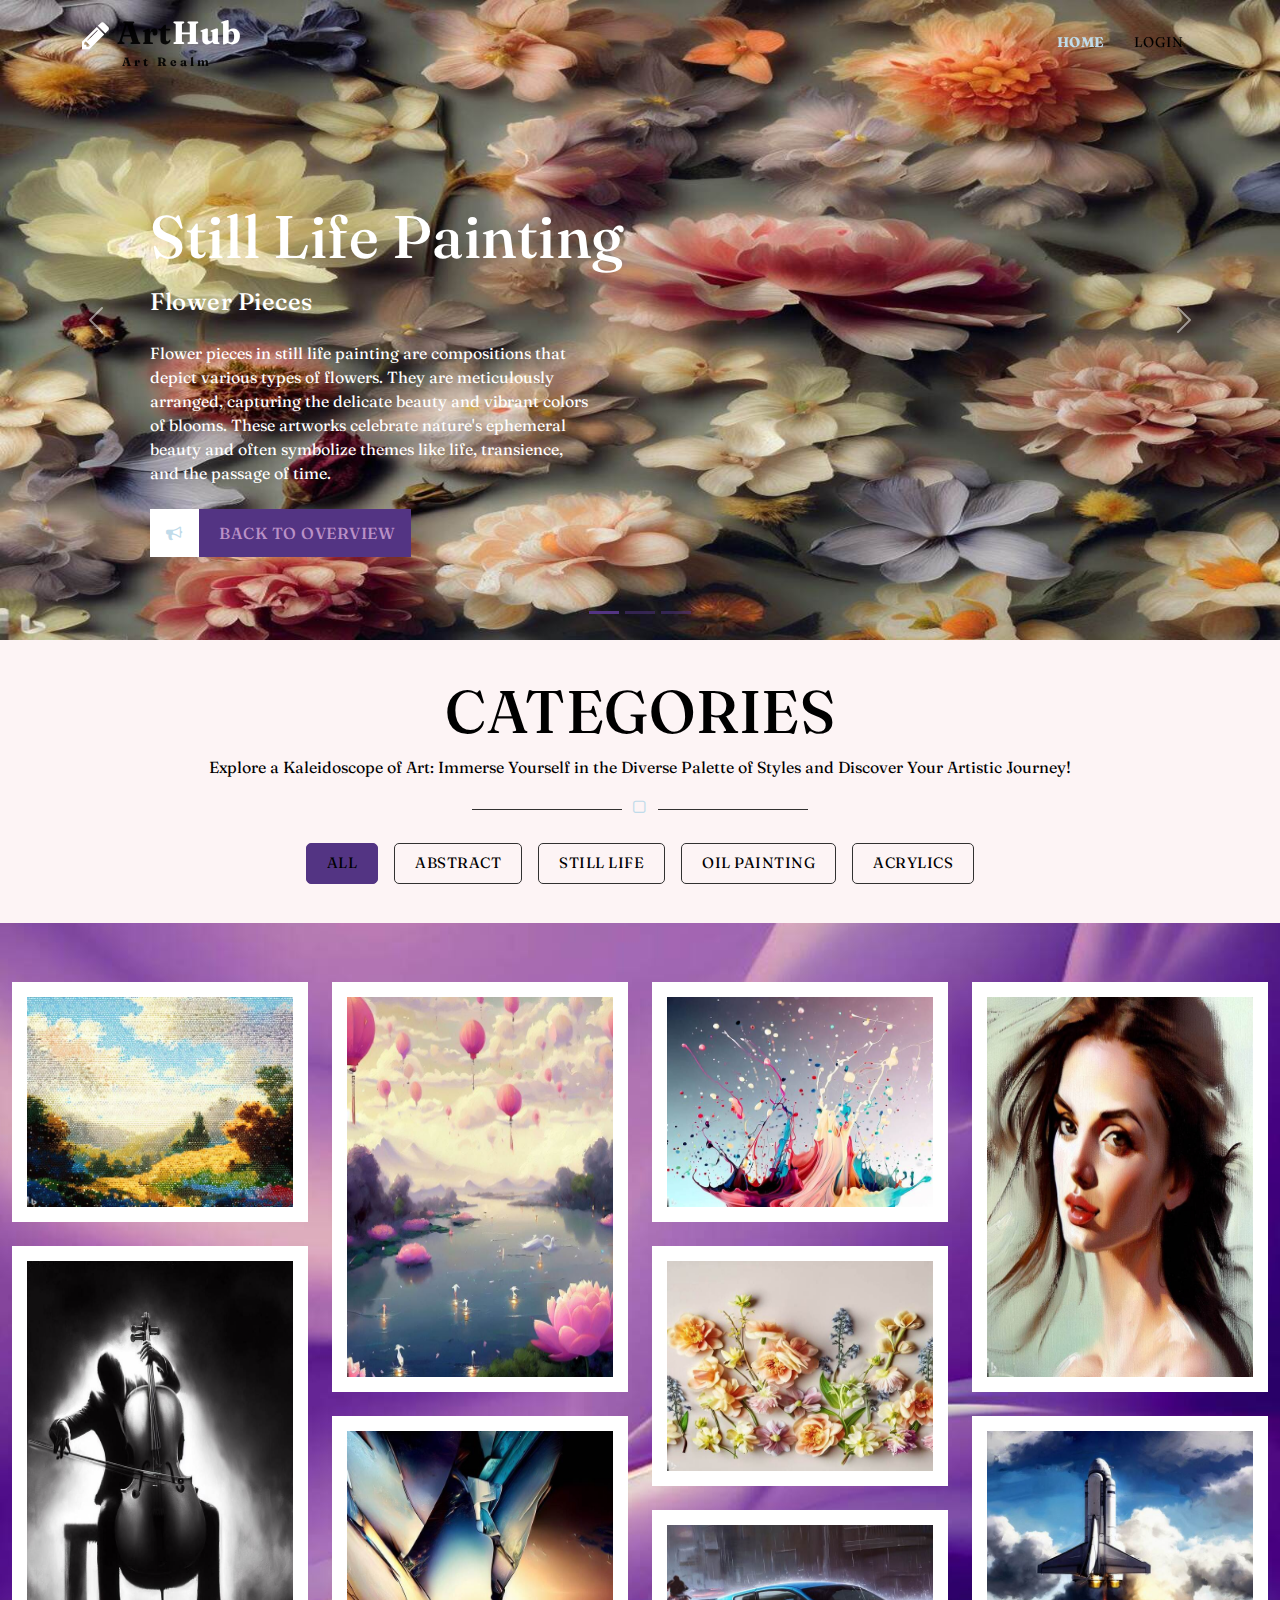
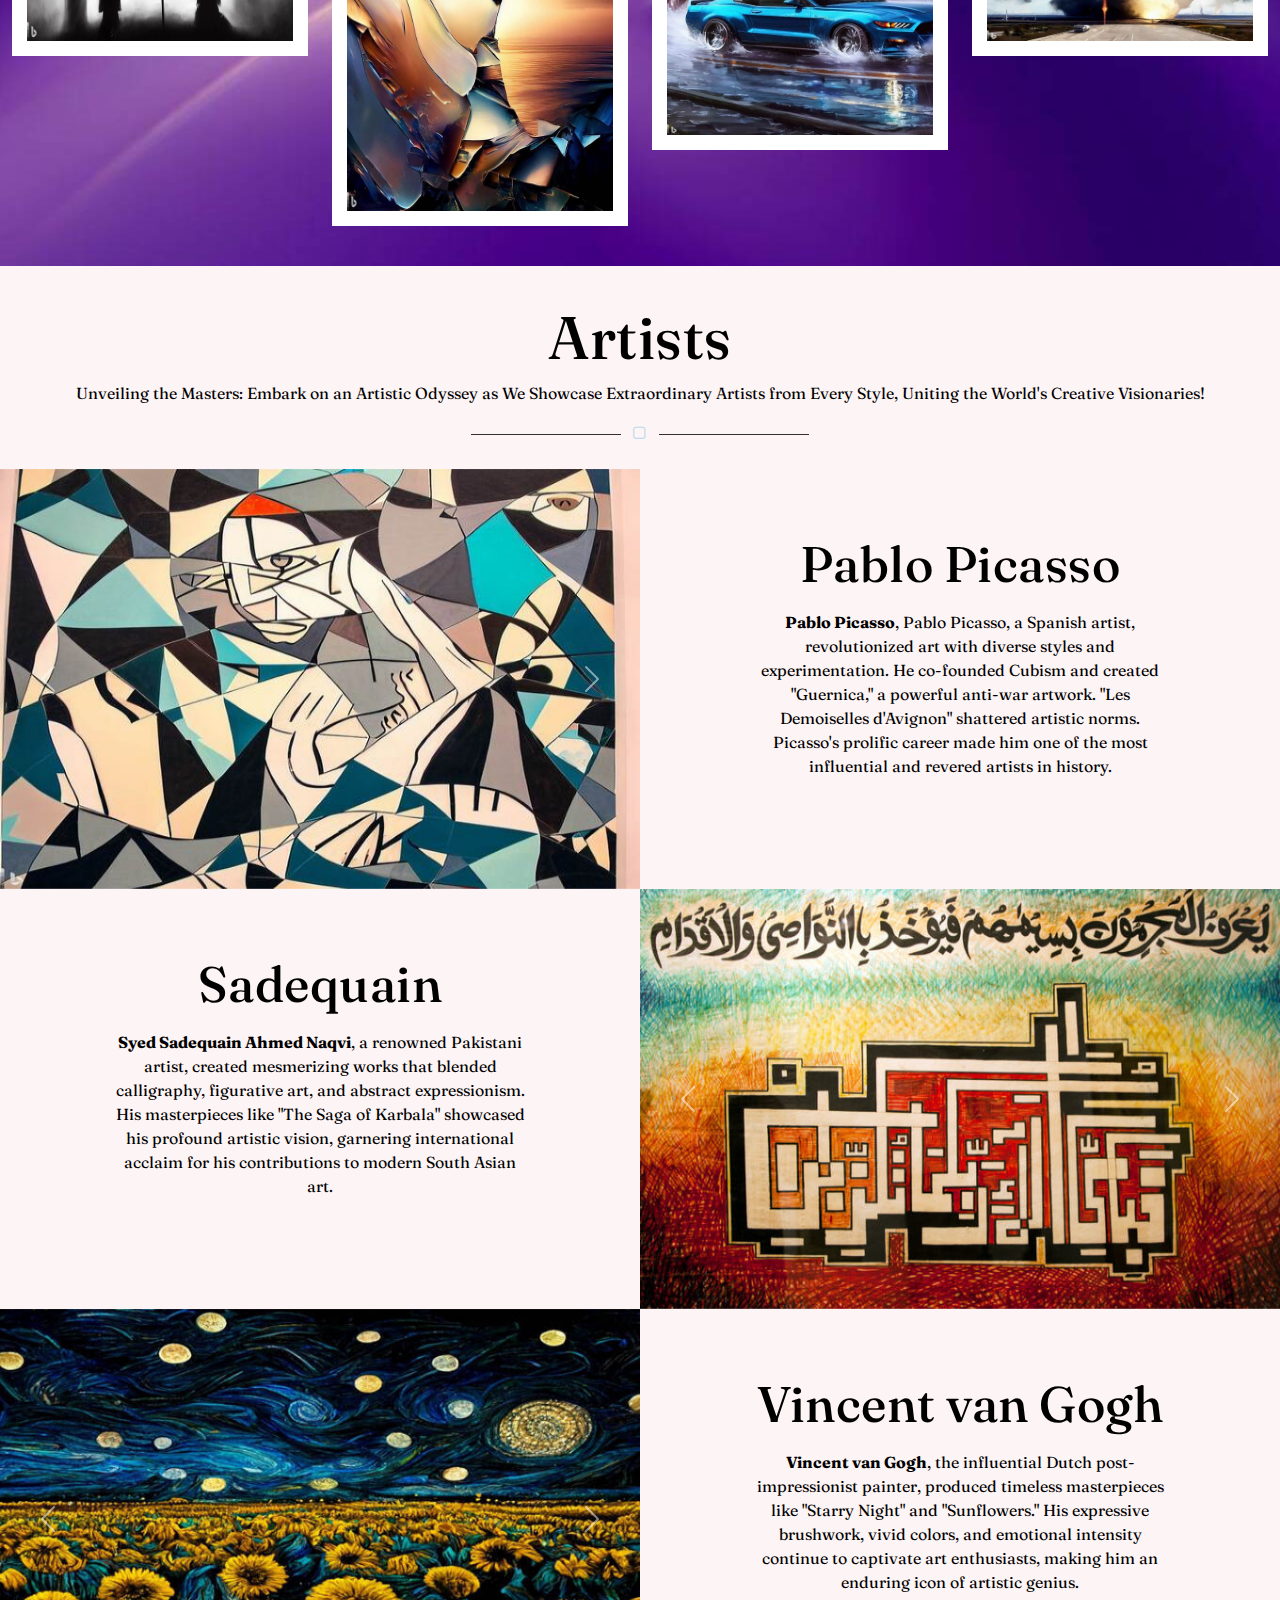
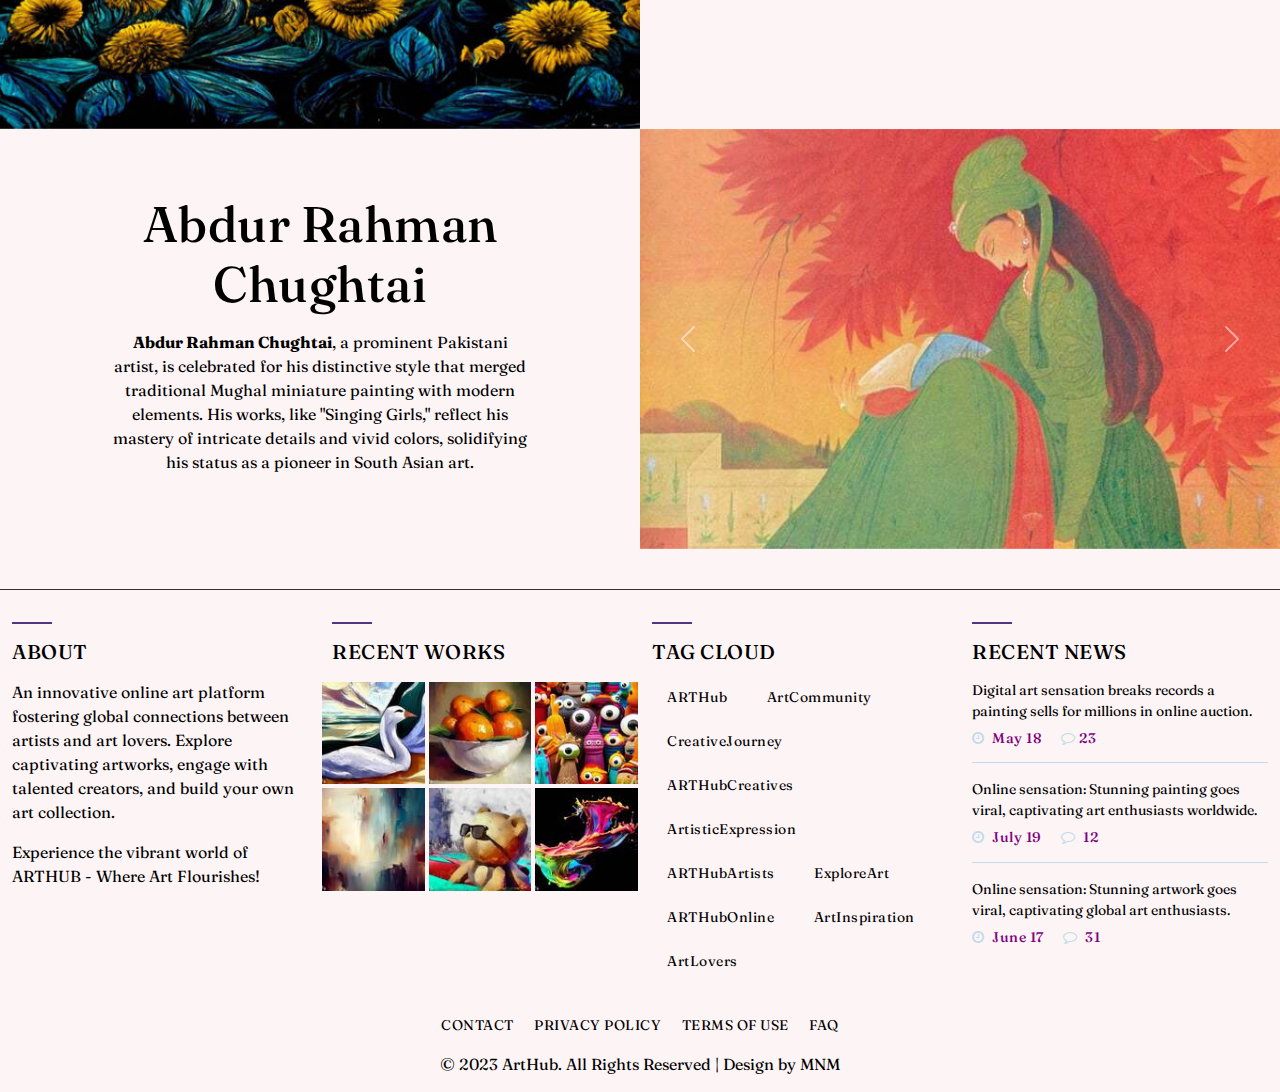
<file: Homepage.html>
<!DOCTYPE html>
<html lang="en">

<head>
	<meta charset="utf-8">
	<meta http-equiv="X-UA-Compatible" content="IE=edge">
	<meta name="viewport" content="width=device-width, initial-scale=1">
	<title>Art Web</title>
	<link href="css/bootstrap.min.css" rel="stylesheet">
	<link href="css/font-awesome.min.css" rel="stylesheet">
	<link href="css/global.css" rel="stylesheet">
	<link href="css/index.css" rel="stylesheet">
	<link href="https://fonts.googleapis.com/css2?family=Fraunces:opsz@9..144&display=swap" rel="stylesheet">
	<script src="js/bootstrap.bundle.min.js"></script>

</head>

<body>
	<div class="main clearfix position-relative">
		<div class="main_1 clearfix position-absolute top-0 w-100">
			<section id="header">
				<nav class="navbar navbar-expand-md navbar-light" id="navbar_sticky">
					<div class="container-xl">
						<a class="navbar-brand fs-2 p-0 fw-bold" href="homepage.html"><i
								class="fa fa-pencil col_pink text-white align-middle "></i> Art<span
								class="col_pink text-white span_1">Hub</span> <br> <span class="font_12 span_2">Art
								Realm</span></a>
						<button class="navbar-toggler" type="button" data-bs-toggle="collapse"
							data-bs-target="#navbarSupportedContent" aria-controls="navbarSupportedContent"
							aria-expanded="false" aria-label="Toggle navigation">
							<span class="navbar-toggler-icon"></span>
						</button>
						<div class="collapse navbar-collapse" id="navbarSupportedContent">
							<ul class="navbar-nav mb-0 ms-auto">

								<li class="nav-item">
									<a class="nav-link active" aria-current="page" href="#">Home</a>
								</li>
								<li class="nav-item">
									<a class="nav-link" aria-current="page" href="login.html">LogIN</a>
								</li>

							</ul>
						</div>
					</div>
				</nav>
			</section>

		</div>
		<div class="main_2 clearfix">
			<section id="center" class="center_home">
				<div id="carouselExampleCaptions" class="carousel slide" data-bs-ride="carousel">
					<div class="carousel-indicators">
						<button type="button" data-bs-target="#carouselExampleCaptions" data-bs-slide-to="0"
							class="active" aria-label="Slide 1"></button>
						<button type="button" data-bs-target="#carouselExampleCaptions" data-bs-slide-to="1"
							aria-label="Slide 2" class="" aria-current="true"></button>
						<button type="button" data-bs-target="#carouselExampleCaptions" data-bs-slide-to="2"
							aria-label="Slide 3"></button>
					</div>
					<div class="carousel-inner">
						<div class="carousel-item">
							<img src="img2/44.jpeg" class="d-block w-100" alt="...">
							<div class="carousel-caption d-md-block">
								<h1 class="text-white font_60">Abstract Art</h1>
								<h4 class="text-white mt-3">Pointillism</h4>
								<p class="text-white mt-4">Pointillism is a painting technique where small, distinct
									dots of color are used to form an image. When viewed from a distance, these dots
									blend together to create vibrant and visually captivating compositions.</p>
								<h6 class="mt-4 mb-0"><a class="button" href="#"><i
											class="fa fa-bullhorn bg-white col_pink p-3"> </i> <span
											class="ps-3 pe-3">Back to overview</span></a></h6>

							</div>
						</div>

						<div class="carousel-item">
							<img src="img2/73.jpeg" class="d-block w-100" alt="...">
							<div class="carousel-caption d-md-block">
								<h1 class="text-white font_60">Acrylics</h1>
								<h4 class="text-white mt-3">Impasto</h4>
								<p class="text-white mt-4">Impasto is an oil painting technique characterized by thick
									and textured brushstrokes. The paint is applied in a way that creates a
									three-dimensional effect, adding depth and richness to the artwork. The textured
									surface adds a tactile quality, making the painting visually engaging and
									expressive.</p>
								<h6 class="mt-4 mb-0"><a class="button" href="#"><i
											class="fa fa-bullhorn bg-white col_pink p-3"> </i> <span
											class="ps-3 pe-3">Back to overview</span></a></h6>

							</div>
						</div>

						<div class="carousel-item">
							<img src="img2/42.jpeg" class="d-block w-100" alt="...">
							<div class="carousel-caption d-md-block">
								<h1 class="text-white font_60">Oil Painting</h1>
								<h4 class="text-white mt-3">Impasto</h4>
								<p class="text-white mt-4">Impasto is an oil painting technique characterized by thick
									and textured brushstrokes. The paint is applied in a way that creates a
									three-dimensional effect, adding depth and richness to the artwork. The textured
									surface adds a tactile quality, making the painting visually engaging and
									expressive.</p>
								<h6 class="mt-4 mb-0"><a class="button" href="#"><i
											class="fa fa-bullhorn bg-white col_pink p-3"> </i> <span
											class="ps-3 pe-3">Back to overview</span></a></h6>

							</div>
						</div>
						<div class="carousel-item active">
							<img src="img2/41.jpeg" class="d-block w-100" alt="...">
							<div class="carousel-caption d-md-block">
								<h1 class="text-white font_60">Still Life Painting</h1>
								<h4 class="text-white mt-3">Flower Pieces</h4>
								<p class="text-white mt-4">Flower pieces in still life painting are compositions that
									depict various types of flowers. They are meticulously arranged, capturing the
									delicate beauty and vibrant colors of blooms. These artworks celebrate nature's
									ephemeral beauty and often symbolize themes like life, transience, and the passage
									of time.</p>
								<h6 class="mt-4 mb-0"><a class="button" href="#"><i
											class="fa fa-bullhorn bg-white col_pink p-3"> </i> <span
											class="ps-3 pe-3">Back to overview</span></a></h6>

							</div>
						</div>
					</div>
					<button class="carousel-control-prev" type="button" data-bs-target="#carouselExampleCaptions"
						data-bs-slide="prev">
						<span class="carousel-control-prev-icon" aria-hidden="true"></span>
						<span class="visually-hidden">Previous</span>
					</button>
					<button class="carousel-control-next" type="button" data-bs-target="#carouselExampleCaptions"
						data-bs-slide="next">
						<span class="carousel-control-next-icon" aria-hidden="true"></span>
						<span class="visually-hidden">Next</span>
					</button>
				</div>
			</section>
		</div>

	</div>

	<section id="port" class="p_4">
		<div class="container-xl">
			<div class="row port_1 text-center">
				<div class="col-md-12">
					<h1 class="font_60">CATEGORIES</h1>
					<p>Explore a Kaleidoscope of Art: Immerse Yourself in the Diverse Palette of Styles and Discover
						Your Artistic Journey!</p>
					<span class="icon_line col_pink"><i class="fa fa-square-o"></i></span>
				</div>
			</div>
			<div class="row port_2 mt-4">
				<div class="col-md-12">
					<ul class="nav nav-tabs justify-content-center border-0 mb-0">
						<li class="nav-item">
							<a href="#home" data-bs-toggle="tab" aria-expanded="false" class="nav-link active">
								<span class="d-md-block">All</span>
							</a>
						</li>
						<li class="nav-item">
							<a href="#profile" data-bs-toggle="tab" aria-expanded="true" class="nav-link">
								<span class="d-md-block">Abstract</span>
							</a>
						</li>
						<li class="nav-item">
							<a href="#settings" data-bs-toggle="tab" aria-expanded="false" class="nav-link">
								<span class="d-md-block">Still Life</span>
							</a>
						</li>
						<li class="nav-item">
							<a href="#settings_o" data-bs-toggle="tab" aria-expanded="false" class="nav-link">
								<span class="d-md-block">Oil Painting</span>
							</a>
						</li>
						<li class="nav-item">
							<a href="#profile_o" data-bs-toggle="tab" aria-expanded="false" class="nav-link">
								<span class="d-md-block">Acrylics</span>
							</a>
						</li>
					</ul>
				</div>
			</div>
		</div>
	</section>

	<section id="folio" class="p_4">
		<div class="container-fluid">
			<div class="row folio_1 mt-4">
				<div class="tab-content">
					<div class="tab-pane active" id="home">
						<div class="folio_1i row">
							<div class="col-md-3">
								<div class="folio_main clearfix">
									<div class="folio_1im position-relative clearfix">
										<div class="folio_1im1 clearfix">
											<a href="#"><img src="home images/10.jpg" data-bs-target="#exampleModal"
													data-bs-toggle="modal" class="w-100" height="240" alt="abc"></a>
										</div>
										<div
											class="folio_1im2 pt-5 position-absolute top-0 h-100 text-center w-100 clearfix">
											<ul class="mb-0">
												<li class="d-inline-block fs-5 me-1"><a href="login.html"><i
															class="fa fa-link"></i></a></li>
												<li class="d-inline-block fs-5"><a data-bs-target="#exampleModal"
														data-bs-toggle="modal" href="#"><i class="fa fa-search"></i></a>
												</li>
											</ul>
										</div>

										<div
											class="folio_1im3  p-3 position-absolute bottom-0  text-center w-100 clearfix">
											<h6><a class="text-light" data-bs-target="#exampleModal"
													data-bs-toggle="modal" href="#">MASTER PIECE</a></h6>
											<h6 class="mb-0 text-white font_14">People, Still Life</h6>
										</div>

									</div>
									<div class="modal fade" id="exampleModal" tabindex="-1"
										aria-labelledby="exampleModalLabel" aria-hidden="true" style="display: none;">
										<div class="modal-dialog">
											<div class="modal-content">
												<div class="modal-header">
													<h5 class="modal-title text-black" id="exampleModalLabel">Art Web
													</h5>
													<button type="button" class="btn-close" data-bs-dismiss="modal"
														aria-label="Close"></button>
												</div>
												<div class="modal-body">
													<img src="home images/10.jpg" class="w-100" alt="abc">
												</div>
												<div class="modal-footer">
													<button type="button" class="btn btn-secondary"
														data-bs-dismiss="modal">Close</button>
												</div>
											</div>
										</div>
									</div>
								</div>
								<div class="folio_main clearfix mt-4">
									<div class="folio_1im position-relative clearfix">
										<div class="folio_1im1 clearfix">
											<a href="#"><img src="home images/15.jpg" data-bs-target="#exampleModal1"
													data-bs-toggle="modal" class="w-100" height="410" alt="abc"></a>
										</div>
										<div
											class="folio_1im2 pt-5 position-absolute top-0 h-100 text-center w-100 clearfix">
											<ul class="mb-0">
												<li class="d-inline-block fs-5 me-1"><a href="login.html"><i
															class="fa fa-link"></i></a></li>
												<li class="d-inline-block fs-5"><a data-bs-target="#exampleModal1"
														data-bs-toggle="modal" href="#"><i class="fa fa-search"></i></a>
												</li>
											</ul>
										</div>

										<div
											class="folio_1im3  p-3 position-absolute bottom-0  text-center w-100 clearfix">
											<h6><a class="text-light" data-bs-target="#exampleModal1"
													data-bs-toggle="modal" href="#">MASTER PIECE</a></h6>
											<h6 class="mb-0 text-white font_14">People, Still Life</h6>
										</div>

									</div>
									<div class="modal fade" id="exampleModal1" tabindex="-1"
										aria-labelledby="exampleModal1Label" aria-hidden="true" style="display: none;">
										<div class="modal-dialog">
											<div class="modal-content">
												<div class="modal-header">
													<h5 class="modal-title text-black" id="exampleModal1Label">Art Web
													</h5>
													<button type="button" class="btn-close" data-bs-dismiss="modal"
														aria-label="Close"></button>
												</div>
												<div class="modal-body">
													<img src="home images/15.jpg" class="w-100" alt="abc">
												</div>
												<div class="modal-footer">
													<button type="button" class="btn btn-secondary"
														data-bs-dismiss="modal">Close</button>
												</div>
											</div>
										</div>
									</div>
								</div>
							</div>
							<div class="col-md-3">
								<div class="folio_main clearfix">
									<div class="folio_1im position-relative clearfix">
										<div class="folio_1im1 clearfix">
											<a href="#"><img src="home images/20.jpg" data-bs-target="#exampleModal2"
													data-bs-toggle="modal" class="w-100" height="410" alt="abc"></a>
										</div>
										<div
											class="folio_1im2 pt-5 position-absolute top-0 h-100 text-center w-100 clearfix">
											<ul class="mb-0">
												<li class="d-inline-block fs-5 me-1"><a href="login.html"><i
															class="fa fa-link"></i></a></li>
												<li class="d-inline-block fs-5"><a data-bs-target="#exampleModal2"
														data-bs-toggle="modal" href="#"><i class="fa fa-search"></i></a>
												</li>
											</ul>
										</div>

										<div
											class="folio_1im3  p-3 position-absolute bottom-0  text-center w-100 clearfix">
											<h6><a class="text-light" data-bs-target="#exampleModal2"
													data-bs-toggle="modal" href="#">MASTER PIECE</a></h6>
											<h6 class="mb-0 text-white font_14">People, Still Life</h6>
										</div>

									</div>
									<div class="modal fade" id="exampleModal2" tabindex="-1"
										aria-labelledby="exampleModal2Label" aria-hidden="true" style="display: none;">
										<div class="modal-dialog">
											<div class="modal-content">
												<div class="modal-header">
													<h5 class="modal-title text-black" id="exampleModal2Label">Art Web
													</h5>
													<button type="button" class="btn-close" data-bs-dismiss="modal"
														aria-label="Close"></button>
												</div>
												<div class="modal-body">
													<img src="home images/20.jpg" class="w-100" alt="abc">
												</div>
												<div class="modal-footer">
													<button type="button" class="btn btn-secondary"
														data-bs-dismiss="modal">Close</button>
												</div>
											</div>
										</div>
									</div>
								</div>
								<div class="folio_main clearfix mt-4">
									<div class="folio_1im position-relative clearfix">
										<div class="folio_1im1 clearfix">
											<a href="#"><img src="home images/6.jpg" data-bs-target="#exampleModal3"
													data-bs-toggle="modal" class="w-100" height="410" alt="abc"></a>
										</div>
										<div
											class="folio_1im2 pt-5 position-absolute top-0 h-100 text-center w-100 clearfix">
											<ul class="mb-0">
												<li class="d-inline-block fs-5 me-1"><a href="login.html"><i
															class="fa fa-link"></i></a></li>
												<li class="d-inline-block fs-5"><a data-bs-target="#exampleModal3"
														data-bs-toggle="modal" href="#"><i class="fa fa-search"></i></a>
												</li>
											</ul>
										</div>

										<div
											class="folio_1im3  p-3 position-absolute bottom-0  text-center w-100 clearfix">
											<h6><a class="text-light" data-bs-target="#exampleModal3"
													data-bs-toggle="modal" href="#">MASTER PIECE</a></h6>
											<h6 class="mb-0 text-white font_14">People, Still Life</h6>
										</div>

									</div>
									<div class="modal fade" id="exampleModal3" tabindex="-1"
										aria-labelledby="exampleModal3Label" aria-hidden="true" style="display: none;">
										<div class="modal-dialog">
											<div class="modal-content">
												<div class="modal-header">
													<h5 class="modal-title text-black" id="exampleModal3Label">Art Web
													</h5>
													<button type="button" class="btn-close" data-bs-dismiss="modal"
														aria-label="Close"></button>
												</div>
												<div class="modal-body">
													<img src="home images/6.jpg" class="w-100" alt="abc">
												</div>
												<div class="modal-footer">
													<button type="button" class="btn btn-secondary"
														data-bs-dismiss="modal">Close</button>
												</div>
											</div>
										</div>
									</div>
								</div>
							</div>
							<div class="col-md-3">
								<div class="folio_main clearfix">
									<div class="folio_1im position-relative clearfix">
										<div class="folio_1im1 clearfix">
											<a href="#"><img src="home images/27.jpeg" data-bs-target="#exampleModal4"
													data-bs-toggle="modal" class="w-100" height="240" alt="abc"></a>
										</div>
										<div
											class="folio_1im2 pt-5 position-absolute top-0 h-100 text-center w-100 clearfix">
											<ul class="mb-0">
												<li class="d-inline-block fs-5 me-1"><a href="login.html"><i
															class="fa fa-link"></i></a></li>
												<li class="d-inline-block fs-5"><a data-bs-target="#exampleModal4"
														data-bs-toggle="modal" href="#"><i class="fa fa-search"></i></a>
												</li>
											</ul>
										</div>

										<div
											class="folio_1im3  p-3 position-absolute bottom-0  text-center w-100 clearfix">
											<h6><a class="text-light" data-bs-target="#exampleModal4"
													data-bs-toggle="modal" href="#">MASTER PIECE</a></h6>
											<h6 class="mb-0 text-white font_14">People, Still Life</h6>
										</div>

									</div>
									<div class="modal fade" id="exampleModal4" tabindex="-1"
										aria-labelledby="exampleModal4Label" aria-hidden="true" style="display: none;">
										<div class="modal-dialog">
											<div class="modal-content">
												<div class="modal-header">
													<h5 class="modal-title text-black" id="exampleModal4Label">Art Web
													</h5>
													<button type="button" class="btn-close" data-bs-dismiss="modal"
														aria-label="Close"></button>
												</div>
												<div class="modal-body">
													<img src="home images/27.jpeg" class="w-100" alt="abc">
												</div>
												<div class="modal-footer">
													<button type="button" class="btn btn-secondary"
														data-bs-dismiss="modal">Close</button>
												</div>
											</div>
										</div>
									</div>
								</div>
								<div class="folio_main mt-4 clearfix">
									<div class="folio_1im position-relative clearfix">
										<div class="folio_1im1 clearfix">
											<a href="#"><img src="home images/12.jpg" data-bs-target="#exampleModal5"
													data-bs-toggle="modal" class="w-100" height="240" alt="abc"></a>
										</div>
										<div
											class="folio_1im2 pt-5 position-absolute top-0 h-100 text-center w-100 clearfix">
											<ul class="mb-0">
												<li class="d-inline-block fs-5 me-1"><a href="login.html"><i
															class="fa fa-link"></i></a></li>
												<li class="d-inline-block fs-5"><a data-bs-target="#exampleModal5"
														data-bs-toggle="modal" href="#"><i class="fa fa-search"></i></a>
												</li>
											</ul>
										</div>

										<div
											class="folio_1im3  p-3 position-absolute bottom-0  text-center w-100 clearfix">
											<h6><a class="text-light" data-bs-target="#exampleModal5"
													data-bs-toggle="modal" href="#">MASTER PIECE</a></h6>
											<h6 class="mb-0 text-white font_14">People, Still Life</h6>
										</div>

									</div>
									<div class="modal fade" id="exampleModal5" tabindex="-1"
										aria-labelledby="exampleModal5Label" aria-hidden="true" style="display: none;">
										<div class="modal-dialog">
											<div class="modal-content">
												<div class="modal-header">
													<h5 class="modal-title text-black" id="exampleModal5Label">Art Web
													</h5>
													<button type="button" class="btn-close" data-bs-dismiss="modal"
														aria-label="Close"></button>
												</div>
												<div class="modal-body">
													<img src="home images/7.jpg" class="w-100" alt="abc">
												</div>
												<div class="modal-footer">
													<button type="button" class="btn btn-secondary"
														data-bs-dismiss="modal">Close</button>
												</div>
											</div>
										</div>
									</div>
								</div>
								<div class="folio_main mt-4 clearfix">
									<div class="folio_1im position-relative clearfix">
										<div class="folio_1im1 clearfix">
											<a href="#"><img src="home images/13.jpg" data-bs-target="#exampleModal6"
													data-bs-toggle="modal" class="w-100" height="240" alt="abc"></a>
										</div>
										<div
											class="folio_1im2 pt-5 position-absolute top-0 h-100 text-center w-100 clearfix">
											<ul class="mb-0">
												<li class="d-inline-block fs-5 me-1"><a href="login.html"><i
															class="fa fa-link"></i></a></li>
												<li class="d-inline-block fs-5"><a data-bs-target="#exampleModal6"
														data-bs-toggle="modal" href="#"><i class="fa fa-search"></i></a>
												</li>
											</ul>
										</div>

										<div
											class="folio_1im3  p-3 position-absolute bottom-0  text-center w-100 clearfix">
											<h6><a class="text-light" data-bs-target="#exampleModal6"
													data-bs-toggle="modal" href="#">MASTER PIECE</a></h6>
											<h6 class="mb-0 text-white font_14">People, Still Life</h6>
										</div>

									</div>
									<div class="modal fade" id="exampleModal6" tabindex="-1"
										aria-labelledby="exampleModal6Label" aria-hidden="true" style="display: none;">
										<div class="modal-dialog">
											<div class="modal-content">
												<div class="modal-header">
													<h5 class="modal-title text-black" id="exampleModal6Label">Art Web
													</h5>
													<button type="button" class="btn-close" data-bs-dismiss="modal"
														aria-label="Close"></button>
												</div>
												<div class="modal-body">
													<img src="home images/13.jpg" class="w-100" alt="abc">
												</div>
												<div class="modal-footer">
													<button type="button" class="btn btn-secondary"
														data-bs-dismiss="modal">Close</button>
												</div>
											</div>
										</div>
									</div>
								</div>
							</div>
							<div class="col-md-3">
								<div class="folio_main clearfix">
									<div class="folio_1im position-relative clearfix">
										<div class="folio_1im1 clearfix">
											<a href="#"><img src="home images/17.jpg" data-bs-target="#exampleModal7"
													data-bs-toggle="modal" class="w-100" height="410" alt="abc"></a>
										</div>
										<div
											class="folio_1im2 pt-5 position-absolute top-0 h-100 text-center w-100 clearfix">
											<ul class="mb-0">
												<li class="d-inline-block fs-5 me-1"><a href="login.html"><i
															class="fa fa-link"></i></a></li>
												<li class="d-inline-block fs-5"><a data-bs-target="#exampleModal7"
														data-bs-toggle="modal" href="#"><i class="fa fa-search"></i></a>
												</li>
											</ul>
										</div>

										<div
											class="folio_1im3  p-3 position-absolute bottom-0  text-center w-100 clearfix">
											<h6><a class="text-light" data-bs-target="#exampleModal7"
													data-bs-toggle="modal" href="#">MASTER PIECE</a></h6>
											<h6 class="mb-0 text-white font_14">People, Still Life</h6>
										</div>

									</div>
									<div class="modal fade" id="exampleModal7" tabindex="-1"
										aria-labelledby="exampleModal7Label" aria-hidden="true" style="display: none;">
										<div class="modal-dialog">
											<div class="modal-content">
												<div class="modal-header">
													<h5 class="modal-title text-black" id="exampleModal7Label">Art Web
													</h5>
													<button type="button" class="btn-close" data-bs-dismiss="modal"
														aria-label="Close"></button>
												</div>
												<div class="modal-body">
													<img src="home images/17.jpg" class="w-100" alt="abc">
												</div>
												<div class="modal-footer">
													<button type="button" class="btn btn-secondary"
														data-bs-dismiss="modal">Close</button>
												</div>
											</div>
										</div>
									</div>
								</div>
								<div class="folio_main mt-4 clearfix">
									<div class="folio_1im position-relative clearfix">
										<div class="folio_1im1 clearfix">
											<a href="#"><img src="home images/14.jpg" data-bs-target="#c5"
													data-bs-toggle="modal" class="w-100" height="240" alt="abc"></a>
										</div>
										<div
											class="folio_1im2 pt-5 position-absolute top-0 h-100 text-center w-100 clearfix">
											<ul class="mb-0">
												<li class="d-inline-block fs-5 me-1"><a data-bs-target="#exampleModal8"
														data-bs-toggle="modal" href="#"><i class="fa fa-link"></i></a>
												</li>
												<li class="d-inline-block fs-5"><a data-bs-target="#exampleModal8"
														data-bs-toggle="modal" href="#"><i class="fa fa-search"></i></a>
												</li>
											</ul>
										</div>

										<div
											class="folio_1im3  p-3 position-absolute bottom-0  text-center w-100 clearfix">
											<h6><a class="text-light" data-bs-target="#exampleModal8"
													data-bs-toggle="modal" href="#">MASTER PIECE</a></h6>
											<h6 class="mb-0 text-white font_14">People, Still Life</h6>
										</div>

									</div>
									<div class="modal fade" id="exampleModal8" tabindex="-1"
										aria-labelledby="exampleModal5Label8" aria-hidden="true" style="display: none;">
										<div class="modal-dialog">
											<div class="modal-content">
												<div class="modal-header">
													<h5 class="modal-title text-black" id="exampleModal5Label8">Art Web
													</h5>
													<button type="button" class="btn-close" data-bs-dismiss="modal"
														aria-label="Close"></button>
												</div>
												<div class="modal-body">
													<img src="home images/14.jpg" class="w-100" alt="abc">
												</div>
												<div class="modal-footer">
													<button type="button" class="btn btn-secondary"
														data-bs-dismiss="modal">Close</button>
												</div>
											</div>
										</div>
									</div>
								</div>

							</div>
						</div>

					</div>
					<div class="tab-pane" id="profile">
						<div class="folio_1i row">
							<div class="col-md-3">
								<div class="folio_main clearfix">
									<div class="folio_1im position-relative clearfix">
										<div class="folio_1im1 clearfix">
											<a href="#"><img src="home images/11.jpg" data-bs-target="#exampleModal9"
													data-bs-toggle="modal" class="w-100" height="240" alt="abc"></a>
										</div>
										<div
											class="folio_1im2 pt-5 position-absolute top-0 h-100 text-center w-100 clearfix">
											<ul class="mb-0">
												<li class="d-inline-block fs-5 me-1"><a href="login.html"><i
															class="fa fa-link"></i></a></li>
												<li class="d-inline-block fs-5"><a data-bs-target="#exampleModal9"
														data-bs-toggle="modal" href="#"><i class="fa fa-search"></i></a>
												</li>
											</ul>
										</div>

										<div
											class="folio_1im3  p-3 position-absolute bottom-0  text-center w-100 clearfix">
											<h6><a class="text-light" data-bs-target="#exampleModal9"
													data-bs-toggle="modal" href="#">MASTER PIECE</a></h6>
											<h6 class="mb-0 text-white font_14">People, Still Life</h6>
										</div>

									</div>
									<div class="modal fade" id="exampleModal9" tabindex="-1"
										aria-labelledby="exampleModal9Label" aria-hidden="true" style="display: none;">
										<div class="modal-dialog">
											<div class="modal-content">
												<div class="modal-header">
													<h5 class="modal-title text-black" id="exampleModal9Label">Art Web
													</h5>
													<button type="button" class="btn-close" data-bs-dismiss="modal"
														aria-label="Close"></button>
												</div>
												<div class="modal-body">
													<img src="home images/11.jpg" class="w-100" alt="abc">
												</div>
												<div class="modal-footer">
													<button type="button" class="btn btn-secondary"
														data-bs-dismiss="modal">Close</button>
												</div>
											</div>
										</div>
									</div>
								</div>
								<div class="folio_main mt-4 clearfix">
									<div class="folio_1im position-relative clearfix">
										<div class="folio_1im1 clearfix">
											<a href="#"><img src="home images/25.jpeg" data-bs-target="#exampleModal10"
													data-bs-toggle="modal" class="w-100" height="240" alt="abc"></a>
										</div>
										<div
											class="folio_1im2 pt-5 position-absolute top-0 h-100 text-center w-100 clearfix">
											<ul class="mb-0">
												<li class="d-inline-block fs-5 me-1"><a href="login.html"><i
															class="fa fa-link"></i></a></li>
												<li class="d-inline-block fs-5"><a data-bs-target="#exampleModal10"
														data-bs-toggle="modal" href="#"><i class="fa fa-search"></i></a>
												</li>
											</ul>
										</div>

										<div
											class="folio_1im3  p-3 position-absolute bottom-0  text-center w-100 clearfix">
											<h6><a class="text-light" data-bs-target="#exampleModal10"
													data-bs-toggle="modal" href="#">MASTER PIECE</a></h6>
											<h6 class="mb-0 text-white font_14">People, Still Life</h6>
										</div>

									</div>
									<div class="modal fade" id="exampleModal10" tabindex="-1"
										aria-labelledby="exampleModal10Label" aria-hidden="true" style="display: none;">
										<div class="modal-dialog">
											<div class="modal-content">
												<div class="modal-header">
													<h5 class="modal-title text-black" id="exampleModal10Label">Art Web
													</h5>
													<button type="button" class="btn-close" data-bs-dismiss="modal"
														aria-label="Close"></button>
												</div>
												<div class="modal-body">
													<img src="home images/25.jpeg" class="w-100" alt="abc">
												</div>
												<div class="modal-footer">
													<button type="button" class="btn btn-secondary"
														data-bs-dismiss="modal">Close</button>
												</div>
											</div>
										</div>
									</div>
								</div>

							</div>
							<div class="col-md-3">
								<div class="folio_main clearfix">
									<div class="folio_1im position-relative clearfix">
										<div class="folio_1im1 clearfix">
											<a href="#"><img src="home images/3.jpg" data-bs-target="#exampleModal11"
													data-bs-toggle="modal" class="w-100" height="410" alt="abc"></a>
										</div>
										<div
											class="folio_1im2 pt-5 position-absolute top-0 h-100 text-center w-100 clearfix">
											<ul class="mb-0">
												<li class="d-inline-block fs-5 me-1"><a href="login.html"><i
															class="fa fa-link"></i></a></li>
												<li class="d-inline-block fs-5"><a data-bs-target="#exampleModal11"
														data-bs-toggle="modal" href="#"><i class="fa fa-search"></i></a>
												</li>
											</ul>
										</div>

										<div
											class="folio_1im3  p-3 position-absolute bottom-0  text-center w-100 clearfix">
											<h6><a class="text-light" data-bs-target="#exampleModal11"
													data-bs-toggle="modal" href="#">MASTER PIECE</a></h6>
											<h6 class="mb-0 text-white font_14">People, Still Life</h6>
										</div>

									</div>
									<div class="modal fade" id="exampleModal11" tabindex="-1"
										aria-labelledby="exampleModal11Label" aria-hidden="true" style="display: none;">
										<div class="modal-dialog">
											<div class="modal-content">
												<div class="modal-header">
													<h5 class="modal-title text-black" id="exampleModal11Label">Art Web
													</h5>
													<button type="button" class="btn-close" data-bs-dismiss="modal"
														aria-label="Close"></button>
												</div>
												<div class="modal-body">
													<img src="home images/3.jpg" class="w-100" alt="abc">
												</div>
												<div class="modal-footer">
													<button type="button" class="btn btn-secondary"
														data-bs-dismiss="modal">Close</button>
												</div>
											</div>
										</div>
									</div>
								</div>
							</div>
							<div class="col-md-3">
								<div class="folio_main clearfix">
									<div class="folio_1im position-relative clearfix">
										<div class="folio_1im1 clearfix">
											<a href="#"><img src="home images/4.jpg" data-bs-target="#exampleModal12"
													data-bs-toggle="modal" class="w-100" height="410" alt="abc"></a>
										</div>
										<div
											class="folio_1im2 pt-5 position-absolute top-0 h-100 text-center w-100 clearfix">
											<ul class="mb-0">
												<li class="d-inline-block fs-5 me-1"><a href="login.html"><i
															class="fa fa-link"></i></a></li>
												<li class="d-inline-block fs-5"><a data-bs-target="#exampleModal12"
														data-bs-toggle="modal" href="#"><i class="fa fa-search"></i></a>
												</li>
											</ul>
										</div>

										<div
											class="folio_1im3  p-3 position-absolute bottom-0  text-center w-100 clearfix">
											<h6><a class="text-light" data-bs-target="#exampleModal12"
													data-bs-toggle="modal" href="#">MASTER PIECE</a></h6>
											<h6 class="mb-0 text-white font_14">People, Still Life</h6>
										</div>

									</div>
									<div class="modal fade" id="exampleModal12" tabindex="-1"
										aria-labelledby="exampleModal12Label" aria-hidden="true" style="display: none;">
										<div class="modal-dialog">
											<div class="modal-content">
												<div class="modal-header">
													<h5 class="modal-title text-black" id="exampleModal12Label">Art Web
													</h5>
													<button type="button" class="btn-close" data-bs-dismiss="modal"
														aria-label="Close"></button>
												</div>
												<div class="modal-body">
													<img src="home images/4.jpg" class="w-100" alt="abc">
												</div>
												<div class="modal-footer">
													<button type="button" class="btn btn-secondary"
														data-bs-dismiss="modal">Close</button>
												</div>
											</div>
										</div>
									</div>
								</div>

							</div>

							<div class="col-md-3">
								<div class="folio_main clearfix">
									<div class="folio_1im position-relative clearfix">
										<div class="folio_1im1 clearfix">
											<a href="#"><img src="home images/5.jpg" data-bs-target="#exampleModal13"
													data-bs-toggle="modal" class="w-100" height="410" alt="abc"></a>
										</div>
										<div
											class="folio_1im2 pt-5 position-absolute top-0 h-100 text-center w-100 clearfix">
											<ul class="mb-0">
												<li class="d-inline-block fs-5 me-1"><a href="login.html"><i
															class="fa fa-link"></i></a></li>
												<li class="d-inline-block fs-5"><a data-bs-target="#exampleModal13"
														data-bs-toggle="modal" href="#"><i class="fa fa-search"></i></a>
												</li>
											</ul>
										</div>

										<div
											class="folio_1im3  p-3 position-absolute bottom-0  text-center w-100 clearfix">
											<h6><a class="text-light" data-bs-target="#exampleModal13"
													data-bs-toggle="modal" href="#">MASTER PIECE</a></h6>
											<h6 class="mb-0 text-white font_14">People, Still Life</h6>
										</div>

									</div>
									<div class="modal fade" id="exampleModal13" tabindex="-1"
										aria-labelledby="exampleModal13Label" aria-hidden="true" style="display: none;">
										<div class="modal-dialog">
											<div class="modal-content">
												<div class="modal-header">
													<h5 class="modal-title text-black" id="exampleModal13Label">Art Web
													</h5>
													<button type="button" class="btn-close" data-bs-dismiss="modal"
														aria-label="Close"></button>
												</div>
												<div class="modal-body">
													<img src="home images/12.jpg" class="w-100" alt="abc">
												</div>
												<div class="modal-footer">
													<button type="button" class="btn btn-secondary"
														data-bs-dismiss="modal">Close</button>
												</div>
											</div>
										</div>
									</div>
								</div>

							</div>
						</div>
					</div>
					<div class="tab-pane" id="settings">
						<div class="folio_1i row">
							<div class="col-md-3">
								<div class="folio_main clearfix">
									<div class="folio_1im position-relative clearfix">
										<div class="folio_1im1 clearfix">
											<a href="#"><img src="home images/26.jpeg" data-bs-target="#exampleModal14"
													data-bs-toggle="modal" class="w-100" height="240" alt="abc"></a>
										</div>
										<div
											class="folio_1im2 pt-5 position-absolute top-0 h-100 text-center w-100 clearfix">
											<ul class="mb-0">
												<li class="d-inline-block fs-5 me-1"><a href="login.html"><i
															class="fa fa-link"></i></a></li>
												<li class="d-inline-block fs-5"><a data-bs-target="#exampleModal14"
														data-bs-toggle="modal" href="#"><i class="fa fa-search"></i></a>
												</li>
											</ul>
										</div>

										<div
											class="folio_1im3  p-3 position-absolute bottom-0  text-center w-100 clearfix">
											<h6><a class="text-light" data-bs-target="#exampleModal14"
													data-bs-toggle="modal" href="#">MASTER PIECE</a></h6>
											<h6 class="mb-0 text-white font_14">People, Still Life</h6>
										</div>

									</div>
									<div class="modal fade" id="exampleModal14" tabindex="-1"
										aria-labelledby="exampleModal14Label" aria-hidden="true" style="display: none;">
										<div class="modal-dialog">
											<div class="modal-content">
												<div class="modal-header">
													<h5 class="modal-title text-black" id="exampleModal14Label">Art Web
													</h5>
													<button type="button" class="btn-close" data-bs-dismiss="modal"
														aria-label="Close"></button>
												</div>
												<div class="modal-body">
													<img src="home images/26.jpeg" class="w-100" alt="abc">
												</div>
												<div class="modal-footer">
													<button type="button" class="btn btn-secondary"
														data-bs-dismiss="modal">Close</button>
												</div>
											</div>
										</div>
									</div>
								</div>

							</div>
							<div class="col-md-3">
								<div class="folio_main clearfix">
									<div class="folio_1im position-relative clearfix">
										<div class="folio_1im1 clearfix">
											<a href="#"><img src="home images/7.jpg" data-bs-target="#exampleModal15"
													data-bs-toggle="modal" class="w-100" height="410" alt="abc"></a>
										</div>
										<div
											class="folio_1im2 pt-5 position-absolute top-0 h-100 text-center w-100 clearfix">
											<ul class="mb-0">
												<li class="d-inline-block fs-5 me-1"><a href="login.html"><i
															class="fa fa-link"></i></a></li>
												<li class="d-inline-block fs-5"><a data-bs-target="#exampleModal15"
														data-bs-toggle="modal" href="#"><i class="fa fa-search"></i></a>
												</li>
											</ul>
										</div>

										<div
											class="folio_1im3  p-3 position-absolute bottom-0  text-center w-100 clearfix">
											<h6><a class="text-light" data-bs-target="#exampleModal15"
													data-bs-toggle="modal" href="#">MASTER PIECE</a></h6>
											<h6 class="mb-0 text-white font_14">People, Still Life</h6>
										</div>

									</div>
									<div class="modal fade" id="exampleModal15" tabindex="-1"
										aria-labelledby="exampleModal15Label" aria-hidden="true" style="display: none;">
										<div class="modal-dialog">
											<div class="modal-content">
												<div class="modal-header">
													<h5 class="modal-title text-black" id="exampleModal15Label">Art Web
													</h5>
													<button type="button" class="btn-close" data-bs-dismiss="modal"
														aria-label="Close"></button>
												</div>
												<div class="modal-body">
													<img src="home images/7.jpg" class="w-100" alt="abc">
												</div>
												<div class="modal-footer">
													<button type="button" class="btn btn-secondary"
														data-bs-dismiss="modal">Close</button>
												</div>
											</div>
										</div>
									</div>
								</div>

							</div>
							<div class="col-md-3">
								<div class="folio_main clearfix">
									<div class="folio_1im position-relative clearfix">
										<div class="folio_1im1 clearfix">
											<a href="#"><img src="home images/27.jpeg" data-bs-target="#exampleModal16"
													data-bs-toggle="modal" class="w-100" height="240" alt="abc"></a>
										</div>
										<div
											class="folio_1im2 pt-5 position-absolute top-0 h-100 text-center w-100 clearfix">
											<ul class="mb-0">
												<li class="d-inline-block fs-5 me-1"><a href="login.html"><i
															class="fa fa-link"></i></a></li>
												<li class="d-inline-block fs-5"><a data-bs-target="#exampleModal16"
														data-bs-toggle="modal" href="#"><i class="fa fa-search"></i></a>
												</li>
											</ul>
										</div>

										<div
											class="folio_1im3  p-3 position-absolute bottom-0  text-center w-100 clearfix">
											<h6><a class="text-light" data-bs-target="#exampleModal16"
													data-bs-toggle="modal" href="#">MASTER PIECE</a></h6>
											<h6 class="mb-0 text-white font_14">People, Still Life</h6>
										</div>

									</div>
									<div class="modal fade" id="exampleModal16" tabindex="-1"
										aria-labelledby="exampleModal16Label" aria-hidden="true" style="display: none;">
										<div class="modal-dialog">
											<div class="modal-content">
												<div class="modal-header">
													<h5 class="modal-title text-black" id="exampleModal16Label">Art Web
													</h5>
													<button type="button" class="btn-close" data-bs-dismiss="modal"
														aria-label="Close"></button>
												</div>
												<div class="modal-body">
													<img src="home images/27.jpeg" class="w-100" alt="abc">
												</div>
												<div class="modal-footer">
													<button type="button" class="btn btn-secondary"
														data-bs-dismiss="modal">Close</button>
												</div>
											</div>
										</div>
									</div>
								</div>

							</div>
							<div class="col-md-3">
								<div class="folio_main clearfix">
									<div class="folio_1im position-relative clearfix">
										<div class="folio_1im1 clearfix">
											<a href="#"><img src="home images/28.jpeg" data-bs-target="#exampleModal18"
													data-bs-toggle="modal" class="w-100" height="240" alt="abc"></a>
										</div>
										<div
											class="folio_1im2 pt-5 position-absolute top-0 h-100 text-center w-100 clearfix">
											<ul class="mb-0">
												<li class="d-inline-block fs-5 me-1"><a href="login.html"><i
															class="fa fa-link"></i></a></li>
												<li class="d-inline-block fs-5"><a data-bs-target="#exampleModal18"
														data-bs-toggle="modal" href="#"><i class="fa fa-search"></i></a>
												</li>
											</ul>
										</div>

										<div
											class="folio_1im3  p-3 position-absolute bottom-0  text-center w-100 clearfix">
											<h6><a class="text-light" data-bs-target="#exampleModal18"
													data-bs-toggle="modal" href="#">MASTER PIECE</a></h6>
											<h6 class="mb-0 text-white font_14">People, Still Life</h6>
										</div>

									</div>
									<div class="modal fade" id="exampleModal18" tabindex="-1"
										aria-labelledby="exampleModal18Label" aria-hidden="true" style="display: none;">
										<div class="modal-dialog">
											<div class="modal-content">
												<div class="modal-header">
													<h5 class="modal-title text-black" id="exampleModal18Label">Art Web
													</h5>
													<button type="button" class="btn-close" data-bs-dismiss="modal"
														aria-label="Close"></button>
												</div>
												<div class="modal-body">
													<img src="home images/28.jpeg" class="w-100" alt="abc">
												</div>
												<div class="modal-footer">
													<button type="button" class="btn btn-secondary"
														data-bs-dismiss="modal">Close</button>
												</div>
											</div>
										</div>
									</div>
								</div>

							</div>
						</div>
					</div>

					<div class="tab-pane" id="settings_o">
						<div class="folio_1i row">
							<div class="col-md-3">
								<div class="folio_main clearfix">
									<div class="folio_1im position-relative clearfix">
										<div class="folio_1im1 clearfix">
											<a href="#"><img src="home images/29.jpeg" data-bs-target="#exampleModal19"
													data-bs-toggle="modal" class="w-100" height="240" alt="abc"></a>
										</div>
										<div
											class="folio_1im2 pt-5 position-absolute top-0 h-100 text-center w-100 clearfix">
											<ul class="mb-0">
												<li class="d-inline-block fs-5 me-1"><a href="login.html"><i
															class="fa fa-link"></i></a></li>
												<li class="d-inline-block fs-5"><a data-bs-target="#exampleModal19"
														data-bs-toggle="modal" href="#"><i class="fa fa-search"></i></a>
												</li>
											</ul>
										</div>

										<div
											class="folio_1im3  p-3 position-absolute bottom-0  text-center w-100 clearfix">
											<h6><a class="text-light" data-bs-target="#exampleModal19"
													data-bs-toggle="modal" href="#">MASTER PIECE</a></h6>
											<h6 class="mb-0 text-white font_14">People, Still Life</h6>
										</div>

									</div>
									<div class="modal fade" id="exampleModal19" tabindex="-1"
										aria-labelledby="exampleModal19Label" aria-hidden="true" style="display: none;">
										<div class="modal-dialog">
											<div class="modal-content">
												<div class="modal-header">
													<h5 class="modal-title text-black" id="exampleModal19Label">Art Web
													</h5>
													<button type="button" class="btn-close" data-bs-dismiss="modal"
														aria-label="Close"></button>
												</div>
												<div class="modal-body">
													<img src="home images/29.jpeg" class="w-100" alt="abc">
												</div>
												<div class="modal-footer">
													<button type="button" class="btn btn-secondary"
														data-bs-dismiss="modal">Close</button>
												</div>
											</div>
										</div>
									</div>
								</div>
							</div>
							<div class="col-md-3">
								<div class="folio_main clearfix">
									<div class="folio_1im position-relative clearfix">
										<div class="folio_1im1 clearfix">
											<a href="#"><img src="home images/30.jpeg" data-bs-target="#exampleModal20"
													data-bs-toggle="modal" class="w-100" height="240" alt="abc"></a>
										</div>
										<div
											class="folio_1im2 pt-5 position-absolute top-0 h-100 text-center w-100 clearfix">
											<ul class="mb-0">
												<li class="d-inline-block fs-5 me-1"><a href="login.html"><i
															class="fa fa-link"></i></a></li>
												<li class="d-inline-block fs-5"><a data-bs-target="#exampleModal20"
														data-bs-toggle="modal" href="#"><i class="fa fa-search"></i></a>
												</li>
											</ul>
										</div>

										<div
											class="folio_1im3  p-3 position-absolute bottom-0  text-center w-100 clearfix">
											<h6><a class="text-light" data-bs-target="#exampleModal20"
													data-bs-toggle="modal" href="#">MASTER PIECE</a></h6>
											<h6 class="mb-0 text-white font_14">People, Still Life</h6>
										</div>

									</div>
									<div class="modal fade" id="exampleModal20" tabindex="-1"
										aria-labelledby="exampleModal20Label" aria-hidden="true" style="display: none;">
										<div class="modal-dialog">
											<div class="modal-content">
												<div class="modal-header">
													<h5 class="modal-title text-black" id="exampleModal20Label">Art Web
													</h5>
													<button type="button" class="btn-close" data-bs-dismiss="modal"
														aria-label="Close"></button>
												</div>
												<div class="modal-body">
													<img src="home images/30.jpeg" class="w-100" alt="abc">
												</div>
												<div class="modal-footer">
													<button type="button" class="btn btn-secondary"
														data-bs-dismiss="modal">Close</button>
												</div>
											</div>
										</div>
									</div>
								</div>
								<div class="folio_main mt-4 clearfix">
									<div class="folio_1im position-relative clearfix">
										<div class="folio_1im1 clearfix">
											<a href="#"><img src="home images/31.jpeg" data-bs-target="#exampleModal21"
													data-bs-toggle="modal" class="w-100" height="240" alt="abc"></a>
										</div>
										<div
											class="folio_1im2 pt-5 position-absolute top-0 h-100 text-center w-100 clearfix">
											<ul class="mb-0">
												<li class="d-inline-block fs-5 me-1"><a href="login.html"><i
															class="fa fa-link"></i></a></li>
												<li class="d-inline-block fs-5"><a data-bs-target="#exampleModal21"
														data-bs-toggle="modal" href="#"><i class="fa fa-search"></i></a>
												</li>
											</ul>
										</div>

										<div
											class="folio_1im3  p-3 position-absolute bottom-0  text-center w-100 clearfix">
											<h6><a class="text-light" data-bs-target="#exampleModal21"
													data-bs-toggle="modal" href="#">MASTER PIECE</a></h6>
											<h6 class="mb-0 text-white font_14">People, Still Life</h6>
										</div>

									</div>
									<div class="modal fade" id="exampleModal21" tabindex="-1"
										aria-labelledby="exampleModal21Label" aria-hidden="true" style="display: none;">
										<div class="modal-dialog">
											<div class="modal-content">
												<div class="modal-header">
													<h5 class="modal-title text-black" id="exampleModal21Label">Art Web
													</h5>
													<button type="button" class="btn-close" data-bs-dismiss="modal"
														aria-label="Close"></button>
												</div>
												<div class="modal-body">
													<img src="home images/31.jpeg" class="w-100" alt="abc">
												</div>
												<div class="modal-footer">
													<button type="button" class="btn btn-secondary"
														data-bs-dismiss="modal">Close</button>
												</div>
											</div>
										</div>
									</div>
								</div>
							</div>
							<div class="col-md-3">
								<div class="folio_main clearfix">
									<div class="folio_1im position-relative clearfix">
										<div class="folio_1im1 clearfix">
											<a href="#"><img src="home images/19.jpg" data-bs-target="#exampleModal22"
													data-bs-toggle="modal" class="w-100" height="410" alt="abc"></a>
										</div>
										<div
											class="folio_1im2 pt-5 position-absolute top-0 h-100 text-center w-100 clearfix">
											<ul class="mb-0">
												<li class="d-inline-block fs-5 me-1"><a href="login.html"><i
															class="fa fa-link"></i></a></li>
												<li class="d-inline-block fs-5"><a data-bs-target="#exampleModal22"
														data-bs-toggle="modal" href="#"><i class="fa fa-search"></i></a>
												</li>
											</ul>
										</div>

										<div
											class="folio_1im3  p-3 position-absolute bottom-0  text-center w-100 clearfix">
											<h6><a class="text-light" data-bs-target="#exampleModal22"
													data-bs-toggle="modal" href="#">MASTER PIECE</a></h6>
											<h6 class="mb-0 text-white font_14">People, Still Life</h6>
										</div>

									</div>
									<div class="modal fade" id="exampleModal22" tabindex="-1"
										aria-labelledby="exampleModal22Label" aria-hidden="true" style="display: none;">
										<div class="modal-dialog">
											<div class="modal-content">
												<div class="modal-header">
													<h5 class="modal-title text-black" id="exampleModal22Label">Art Web
													</h5>
													<button type="button" class="btn-close" data-bs-dismiss="modal"
														aria-label="Close"></button>
												</div>
												<div class="modal-body">
													<img src="home images/19.jpg" class="w-100" alt="abc">
												</div>
												<div class="modal-footer">
													<button type="button" class="btn btn-secondary"
														data-bs-dismiss="modal">Close</button>
												</div>
											</div>
										</div>
									</div>
								</div>

							</div>
							<div class="col-md-3">
								<div class="folio_main clearfix">
									<div class="folio_1im position-relative clearfix">
										<div class="folio_1im1 clearfix">
											<a href="#"><img src="home images/32.jpeg" data-bs-target="#exampleModal23"
													data-bs-toggle="modal" class="w-100" height="240" alt="abc"></a>
										</div>
										<div
											class="folio_1im2 pt-5 position-absolute top-0 h-100 text-center w-100 clearfix">
											<ul class="mb-0">
												<li class="d-inline-block fs-5 me-1"><a href="login.html"><i
															class="fa fa-link"></i></a></li>
												<li class="d-inline-block fs-5"><a data-bs-target="#exampleModal23"
														data-bs-toggle="modal" href="#"><i class="fa fa-search"></i></a>
												</li>
											</ul>
										</div>

										<div
											class="folio_1im3  p-3 position-absolute bottom-0  text-center w-100 clearfix">
											<h6><a class="text-light" data-bs-target="#exampleModal23"
													data-bs-toggle="modal" href="#">MASTER PIECE</a></h6>
											<h6 class="mb-0 text-white font_14">People, Still Life</h6>
										</div>

									</div>
									<div class="modal fade" id="exampleModal23" tabindex="-1"
										aria-labelledby="exampleModal23Label" aria-hidden="true" style="display: none;">
										<div class="modal-dialog">
											<div class="modal-content">
												<div class="modal-header">
													<h5 class="modal-title text-black" id="exampleModal23Label">Art Web
													</h5>
													<button type="button" class="btn-close" data-bs-dismiss="modal"
														aria-label="Close"></button>
												</div>
												<div class="modal-body">
													<img src="home images/32.jpeg" class="w-100" alt="abc">
												</div>
												<div class="modal-footer">
													<button type="button" class="btn btn-secondary"
														data-bs-dismiss="modal">Close</button>
												</div>
											</div>
										</div>
									</div>
								</div>

							</div>
						</div>
					</div>
					<div class="tab-pane" id="profile_o">
						<div class="folio_1i row">
							<div class="col-md-3">
								<div class="folio_main clearfix">
									<div class="folio_1im position-relative clearfix">
										<div class="folio_1im1 clearfix">
											<a href="#"><img src="home images/8.jpg" data-bs-target="#exampleModal24"
													data-bs-toggle="modal" class="w-100" height="410" alt="abc"></a>
										</div>
										<div
											class="folio_1im2 pt-5 position-absolute top-0 h-100 text-center w-100 clearfix">
											<ul class="mb-0">
												<li class="d-inline-block fs-5 me-1"><a href="login.html"><i
															class="fa fa-link"></i></a></li>
												<li class="d-inline-block fs-5"><a data-bs-target="#exampleModal24"
														data-bs-toggle="modal" href="#"><i class="fa fa-search"></i></a>
												</li>
											</ul>
										</div>

										<div
											class="folio_1im3  p-3 position-absolute bottom-0  text-center w-100 clearfix">
											<h6><a class="text-light" data-bs-target="#exampleModal24"
													data-bs-toggle="modal" href="#">MASTER PIECE</a></h6>
											<h6 class="mb-0 text-white font_14">People, Still Life</h6>
										</div>

									</div>
									<div class="modal fade" id="exampleModal24" tabindex="-1"
										aria-labelledby="exampleModal24Label" aria-hidden="true" style="display: none;">
										<div class="modal-dialog">
											<div class="modal-content">
												<div class="modal-header">
													<h5 class="modal-title text-black" id="exampleModal24Label">Art Web
													</h5>
													<button type="button" class="btn-close" data-bs-dismiss="modal"
														aria-label="Close"></button>
												</div>
												<div class="modal-body">
													<img src="home images/8.jpg" class="w-100" alt="abc">
												</div>
												<div class="modal-footer">
													<button type="button" class="btn btn-secondary"
														data-bs-dismiss="modal">Close</button>
												</div>
											</div>
										</div>
									</div>
								</div>
							</div>
							<div class="col-md-3">
								<div class="folio_main clearfix">
									<div class="folio_1im position-relative clearfix">
										<div class="folio_1im1 clearfix">
											<a href="#"><img src="home images/9.jpg" data-bs-target="#exampleModal25"
													data-bs-toggle="modal" class="w-100" height="410" alt="abc"></a>
										</div>
										<div
											class="folio_1im2 pt-5 position-absolute top-0 h-100 text-center w-100 clearfix">
											<ul class="mb-0">
												<li class="d-inline-block fs-5 me-1"><a href="login.html"><i
															class="fa fa-link"></i></a></li>
												<li class="d-inline-block fs-5"><a data-bs-target="#exampleModal25"
														data-bs-toggle="modal" href="#"><i class="fa fa-search"></i></a>
												</li>
											</ul>
										</div>

										<div
											class="folio_1im3  p-3 position-absolute bottom-0  text-center w-100 clearfix">
											<h6><a class="text-light" data-bs-target="#exampleModal25"
													data-bs-toggle="modal" href="#">MASTER PIECE</a></h6>
											<h6 class="mb-0 text-white font_14">People, Still Life</h6>
										</div>

									</div>
									<div class="modal fade" id="exampleModal25" tabindex="-1"
										aria-labelledby="exampleModal25Label" aria-hidden="true" style="display: none;">
										<div class="modal-dialog">
											<div class="modal-content">
												<div class="modal-header">
													<h5 class="modal-title text-black" id="exampleModal25Label">Art Web
													</h5>
													<button type="button" class="btn-close" data-bs-dismiss="modal"
														aria-label="Close"></button>
												</div>
												<div class="modal-body">
													<img src="home images/9.jpg" class="w-100" alt="abc">
												</div>
												<div class="modal-footer">
													<button type="button" class="btn btn-secondary"
														data-bs-dismiss="modal">Close</button>
												</div>
											</div>
										</div>
									</div>
								</div>
							</div>
							<div class="col-md-3">
								<div class="folio_main clearfix">
									<div class="folio_1im position-relative clearfix">
										<div class="folio_1im1 clearfix">
											<a href="#"><img src="home images/33.jpeg" data-bs-target="#exampleModal26"
													data-bs-toggle="modal" class="w-100" height="240" alt="abc"></a>
										</div>
										<div
											class="folio_1im2 pt-5 position-absolute top-0 h-100 text-center w-100 clearfix">
											<ul class="mb-0">
												<li class="d-inline-block fs-5 me-1"><a href="login.html"><i
															class="fa fa-link"></i></a></li>
												<li class="d-inline-block fs-5"><a data-bs-target="#exampleModal26"
														data-bs-toggle="modal" href="#"><i class="fa fa-search"></i></a>
												</li>
											</ul>
										</div>

										<div
											class="folio_1im3  p-3 position-absolute bottom-0  text-center w-100 clearfix">
											<h6><a class="text-light" data-bs-target="#exampleModal26"
													data-bs-toggle="modal" href="#">MASTER PIECE</a></h6>
											<h6 class="mb-0 text-white font_14">People, Still Life</h6>
										</div>

									</div>
									<div class="modal fade" id="exampleModal26" tabindex="-1"
										aria-labelledby="exampleModal26Label" aria-hidden="true" style="display: none;">
										<div class="modal-dialog">
											<div class="modal-content">
												<div class="modal-header">
													<h5 class="modal-title text-black" id="exampleModal26Label">Art Web
													</h5>
													<button type="button" class="btn-close" data-bs-dismiss="modal"
														aria-label="Close"></button>
												</div>
												<div class="modal-body">
													<img src="home images/33.jpeg" class="w-100" alt="abc">
												</div>
												<div class="modal-footer">
													<button type="button" class="btn btn-secondary"
														data-bs-dismiss="modal">Close</button>
												</div>
											</div>
										</div>
									</div>
								</div>
								<div class="folio_main mt-4 clearfix">
									<div class="folio_1im position-relative clearfix">
										<div class="folio_1im1 clearfix">
											<a href="#"><img src="home images/34.jpeg" data-bs-target="#exampleModal27"
													data-bs-toggle="modal" class="w-100" height="240" alt="abc"></a>
										</div>
										<div
											class="folio_1im2 pt-5 position-absolute top-0 h-100 text-center w-100 clearfix">
											<ul class="mb-0">
												<li class="d-inline-block fs-5 me-1"><a href="login.html"><i
															class="fa fa-link"></i></a></li>
												<li class="d-inline-block fs-5"><a data-bs-target="#exampleModal27"
														data-bs-toggle="modal" href="#"><i class="fa fa-search"></i></a>
												</li>
											</ul>
										</div>

										<div
											class="folio_1im3  p-3 position-absolute bottom-0  text-center w-100 clearfix">
											<h6><a class="text-light" data-bs-target="#exampleModal27"
													data-bs-toggle="modal" href="#">MASTER PIECE</a></h6>
											<h6 class="mb-0 text-white font_14">People, Still Life</h6>
										</div>

									</div>
									<div class="modal fade" id="exampleModal27" tabindex="-1"
										aria-labelledby="exampleModal27Label" aria-hidden="true" style="display: none;">
										<div class="modal-dialog">
											<div class="modal-content">
												<div class="modal-header">
													<h5 class="modal-title text-black" id="exampleModal27Label">Art Web
													</h5>
													<button type="button" class="btn-close" data-bs-dismiss="modal"
														aria-label="Close"></button>
												</div>
												<div class="modal-body">
													<img src="home images/34.jpeg" class="w-100" alt="abc">
												</div>
												<div class="modal-footer">
													<button type="button" class="btn btn-secondary"
														data-bs-dismiss="modal">Close</button>
												</div>
											</div>
										</div>
									</div>
								</div>
							</div>
							<div class="col-md-3">
								<div class="folio_main clearfix">
									<div class="folio_1im position-relative clearfix">
										<div class="folio_1im1 clearfix">
											<a href="#"><img src="home images/18.jpg" data-bs-target="#exampleModal28"
													data-bs-toggle="modal" class="w-100" height="410" alt="abc"></a>
										</div>
										<div
											class="folio_1im2 pt-5 position-absolute top-0 h-100 text-center w-100 clearfix">
											<ul class="mb-0">
												<li class="d-inline-block fs-5 me-1"><a href="login.html"><i
															class="fa fa-link"></i></a></li>
												<li class="d-inline-block fs-5"><a data-bs-target="#exampleModal28"
														data-bs-toggle="modal" href="#"><i class="fa fa-search"></i></a>
												</li>
											</ul>
										</div>

										<div
											class="folio_1im3  p-3 position-absolute bottom-0  text-center w-100 clearfix">
											<h6><a class="text-light" data-bs-target="#exampleModal28"
													data-bs-toggle="modal" href="#">MASTER PIECE</a></h6>
											<h6 class="mb-0 text-white font_14">People, Still Life</h6>
										</div>

									</div>
									<div class="modal fade" id="exampleModal28" tabindex="-1"
										aria-labelledby="exampleModal28Label" aria-hidden="true" style="display: none;">
										<div class="modal-dialog">
											<div class="modal-content">
												<div class="modal-header">
													<h5 class="modal-title text-black" id="exampleModal28Label">Art Web
													</h5>
													<button type="button" class="btn-close" data-bs-dismiss="modal"
														aria-label="Close"></button>
												</div>
												<div class="modal-body">
													<img src="home images/18.jpg" class="w-100" alt="abc">
												</div>
												<div class="modal-footer">
													<button type="button" class="btn btn-secondary"
														data-bs-dismiss="modal">Close</button>
												</div>
											</div>
										</div>
									</div>
								</div>

							</div>
						</div>
					</div>
				</div>
			</div>

		</div>
	</section>

	<section id="bloh_h" class="p_4">
		<div class="container-fluid">
			<div class="row port_1 text-center mb-4">
				<div class="col-md-12">
					<h1 class="font_60">Artists</h1>
					<p>Unveiling the Masters: Embark on an Artistic Odyssey as We Showcase Extraordinary Artists from
						Every Style, Uniting the World's Creative Visionaries!</p>
					<span class="icon_line col_pink"><i class="fa fa-square-o"></i></span>
				</div>
			</div>
			<div class="row bloh_h1">
				<div class="col-md-6 p-0">
					<div class="bloh_h1l">
						<div id="carouselExampleCaptions1" class="carousel slide" data-bs-ride="carousel">
							<div class="carousel-inner">
								<div class="carousel-item active">
									<img src="home images/pab1.jpg" class="d-block w-100" alt="...">
								</div>
								<div class="carousel-item">
									<img src="home images/pab2.jpg" class="d-block w-100" alt="...">
								</div>
							</div>
							<button class="carousel-control-prev" type="button"
								data-bs-target="#carouselExampleCaptions1" data-bs-slide="prev">
								<span class="carousel-control-prev-icon" aria-hidden="true"></span>
								<span class="visually-hidden">Previous</span>
							</button>
							<button class="carousel-control-next" type="button"
								data-bs-target="#carouselExampleCaptions1" data-bs-slide="next">
								<span class="carousel-control-next-icon" aria-hidden="true"></span>
								<span class="visually-hidden">Next</span>
							</button>
						</div>
					</div>
				</div>
				<div class="col-md-6">
					<div class="bloh_h1r text-center">
						<h1 class="font_50">Pablo Picasso</h1>
						<p class="mt-3"><span class="fw-bold">Pablo Picasso</span>, Pablo Picasso, a Spanish artist,
							revolutionized art with diverse styles and experimentation. He co-founded Cubism and created
							"Guernica," a powerful anti-war artwork. "Les Demoiselles d'Avignon" shattered artistic
							norms. Picasso's prolific career made him one of the most influential and revered artists in
							history.</p>
					</div>
				</div>
			</div>
			<div class="row bloh_h1">
				<div class="col-md-6">
					<div class="bloh_h1r text-center">
						<h1 class="font_50">Sadequain</h1>
						<p class="mt-3"><span class="fw-bold">Syed Sadequain Ahmed Naqvi</span>, a renowned Pakistani
							artist, created mesmerizing works that blended calligraphy, figurative art, and abstract
							expressionism. His masterpieces like "The Saga of Karbala" showcased his profound artistic
							vision, garnering international acclaim for his contributions to modern South Asian art.</p>
					</div>
				</div>
				<div class="col-md-6 p-0">
					<div class="bloh_h1l">
						<div id="carouselExampleCaptions2" class="carousel slide" data-bs-ride="carousel">
							<div class="carousel-inner">
								<div class="carousel-item active">
									<img src="home images/sad3.jpeg" class="d-block w-100" alt="...">
								</div>
								<div class="carousel-item">
									<img src="home images/sad2.jpg" class="d-block w-100" alt="...">
								</div>
							</div>
							<button class="carousel-control-prev" type="button"
								data-bs-target="#carouselExampleCaptions2" data-bs-slide="prev">
								<span class="carousel-control-prev-icon" aria-hidden="true"></span>
								<span class="visually-hidden">Previous</span>
							</button>
							<button class="carousel-control-next" type="button"
								data-bs-target="#carouselExampleCaptions2" data-bs-slide="next">
								<span class="carousel-control-next-icon" aria-hidden="true"></span>
								<span class="visually-hidden">Next</span>
							</button>
						</div>
					</div>
				</div>
			</div>
			<div class="row bloh_h1">
				<div class="col-md-6 p-0">
					<div class="bloh_h1l">
						<div id="carouselExampleCaptions3" class="carousel slide" data-bs-ride="carousel">
							<div class="carousel-inner">
								<div class="carousel-item active">
									<img src="home images/vanflower.jpg" class="d-block w-100" alt="...">
								</div>
								<div class="carousel-item">
									<img src="home images/vanstarry.jpg" class="d-block w-100" alt="...">
								</div>
							</div>
							<button class="carousel-control-prev" type="button"
								data-bs-target="#carouselExampleCaptions3" data-bs-slide="prev">
								<span class="carousel-control-prev-icon" aria-hidden="true"></span>
								<span class="visually-hidden">Previous</span>
							</button>
							<button class="carousel-control-next" type="button"
								data-bs-target="#carouselExampleCaptions3" data-bs-slide="next">
								<span class="carousel-control-next-icon" aria-hidden="true"></span>
								<span class="visually-hidden">Next</span>
							</button>
						</div>
					</div>
				</div>
				<div class="col-md-6">
					<div class="bloh_h1r text-center">
						<h1 class="font_50">Vincent van Gogh</h1>
						<p class="mt-3"><span class="fw-bold"> Vincent van Gogh</span>, the influential Dutch
							post-impressionist painter, produced timeless masterpieces like "Starry Night" and
							"Sunflowers." His expressive brushwork, vivid colors, and emotional intensity continue to
							captivate art enthusiasts, making him an enduring icon of artistic genius.</p>

					</div>
				</div>
			</div>
			<div class="row bloh_h1">
				<div class="col-md-6">
					<div class="bloh_h1r text-center">
						<h1 class="font_50">Abdur Rahman Chughtai</h1>
						<p class="mt-3"><span class="fw-bold">Abdur Rahman Chughtai</span>, a prominent Pakistani
							artist, is celebrated for his distinctive style that merged traditional Mughal miniature
							painting with modern elements. His works, like "Singing Girls," reflect his mastery of
							intricate details and vivid colors, solidifying his status as a pioneer in South Asian art.
						</p>
					</div>
				</div>
				<div class="col-md-6 p-0">
					<div class="bloh_h1l">
						<div id="carouselExampleCaptions4" class="carousel slide" data-bs-ride="carousel">
							<div class="carousel-inner">
								<div class="carousel-item active">
									<img src="home images/girl1.jpg" class="d-block w-100" alt="...">
								</div>
								<div class="carousel-item">
									<img src="home images/girl2.png" class="d-block w-100" alt="...">
								</div>
							</div>
							<button class="carousel-control-prev" type="button"
								data-bs-target="#carouselExampleCaptions4" data-bs-slide="prev">
								<span class="carousel-control-prev-icon" aria-hidden="true"></span>
								<span class="visually-hidden">Previous</span>
							</button>
							<button class="carousel-control-next" type="button"
								data-bs-target="#carouselExampleCaptions4" data-bs-slide="next">
								<span class="carousel-control-next-icon" aria-hidden="true"></span>
								<span class="visually-hidden">Next</span>
							</button>
						</div>
					</div>
				</div>
			</div>
		</div>
	</section>
	<section id="footer" class="pt-3 pb-3">
		<div class="container-fluid">
			<div class="row footer_1">
				<div class="col-md-3">
					<div class="footer_1i">
						<hr class="line_1">
						<h5 class="mb-3">ABOUT</h5>
						<p>An innovative online art platform fostering global connections between artists and art
							lovers. Explore captivating artworks, engage with talented creators, and build your own art
							collection.</p>
						<p> Experience the vibrant world of ARTHUB - Where Art Flourishes!</p>
					</div>
				</div>
				<div class="col-md-3">
					<div class="footer_1i">
						<hr class="line_1">
						<h5 class="mb-3">RECENT WORKS</h5>
						<div class="footer_1i1 row">
							<div class="col-md-4 col-4 p-0">
								<div class="footer_1i1i">
									<div class="grid clearfix">
										<figure class="effect-jazz mb-0">
											<a href="#"><img src="home images/1.jpg" class="w-100" alt="abc"></a>
										</figure>
									</div>
								</div>
							</div>
							<div class="col-md-4 col-4 p-0">
								<div class="footer_1i1i">
									<div class="grid clearfix">
										<figure class="effect-jazz mb-0">
											<a href="#"><img src="home images/2.jpeg" class="w-100" alt="abc"></a>
										</figure>
									</div>
								</div>
							</div>
							<div class="col-md-4 col-4 p-0">
								<div class="footer_1i1i">
									<div class="grid clearfix">
										<figure class="effect-jazz mb-0">
											<a href="#"><img src="home images/16.jpg" class="w-100" alt="abc"></a>
										</figure>
									</div>
								</div>
							</div>
						</div>
						<div class="footer_1i1 row">
							<div class="col-md-4 col-4 p-0">
								<div class="footer_1i1i">
									<div class="grid clearfix">
										<figure class="effect-jazz mb-0">
											<a href="#"><img src="home images/21.jpeg" class="w-100" alt="abc"></a>
										</figure>
									</div>
								</div>
							</div>
							<div class="col-md-4 col-4 p-0">
								<div class="footer_1i1i">
									<div class="grid clearfix">
										<figure class="effect-jazz mb-0">
											<a href="#"><img src="home images/22.jpeg" class="w-100" alt="abc"></a>
										</figure>
									</div>
								</div>
							</div>
							<div class="col-md-4 col-4 p-0">
								<div class="footer_1i1i">
									<div class="grid clearfix">
										<figure class="effect-jazz mb-0">
											<a href="#"><img src="home images/23.jpg" class="w-100" alt="abc"></a>
										</figure>
									</div>
								</div>
							</div>
						</div>
					</div>
				</div>
				<div class="col-md-3">
					<div class="footer_1i">
						<hr class="line_1">
						<h5 class="mb-3">TAG CLOUD</h5>
						<ul class="mb-0">
							<li class="d-inline-block"><a class="d-block">ARTHub</a></li>
							<li class="d-inline-block"><a class="d-block">ArtCommunity</a></li>
							<li class="d-inline-block"><a class="d-block">CreativeJourney</a></li>
							<li class="d-inline-block"><a class="d-block">ARTHubCreatives</a></li>
							<li class="d-inline-block"><a class="d-block">ArtisticExpression</a></li>
							<li class="d-inline-block"><a class="d-block">ARTHubArtists</a></li>
							<li class="d-inline-block"><a class="d-block">ExploreArt</a></li>
							<li class="d-inline-block"><a class="d-block">ARTHubOnline</a></li>
							<li class="d-inline-block"><a class="d-block">ArtInspiration</a></li>
							<li class="d-inline-block"><a class="d-block">ArtLovers</a></li>
						</ul>
					</div>
				</div>
				<div class="col-md-3">
					<div class="footer_1i">
						<hr class="line_1">
						<h5 class="mb-3">RECENT NEWS</h5>
						<p class="font_14 mb-2"><a href="detail.html">Digital art sensation breaks records a painting
								sells for millions in online auction.</a></p>
						<h6 class="col_light font_14"><i class="fa fa-clock-o col_pink me-1"></i> May 18 <a
								class="col_light" href="#"><i class="fa fa-comment-o col_pink me-1 ms-3"></i>23</a></h6>
						<hr>
						<p class="font_14 mb-2"><a href="detail1.html">Online sensation: Stunning painting goes viral,
								captivating art enthusiasts worldwide.</a></p>
						<h6 class="col_light font_14"><i class="fa fa-clock-o col_pink me-1"></i> July 19 <a
								class="col_light" href="#"><i class="fa fa-comment-o col_pink me-1 ms-3"></i> 12</a>
						</h6>
						<hr>
						<p class="font_14 mb-2"><a href="detail3.html">Online sensation: Stunning artwork goes viral,
								captivating global art enthusiasts.</a></p>
						<h6 class="col_light font_14"><i class="fa fa-clock-o col_pink me-1"></i> June 17 <a
								class="col_light" href="#"><i class="fa fa-comment-o col_pink me-1 ms-3"></i> 31</a>
						</h6>
					</div>
				</div>
			</div>
			<div class="row footer_2 mt-4 text-center">
				<div class="col-md-12">
					<ul>
						<li class="d-inline-block me-3 font_14"><a href="#">CONTACT</a></li>
						<li class="d-inline-block me-3 font_14"><a href="#">PRIVACY POLICY</a></li>
						<li class="d-inline-block me-3 font_14"><a href="#">TERMS OF USE</a></li>
						<li class="d-inline-block font_14"><a href="#">FAQ</a></li>
					</ul>
					<p class="mb-0">© 2023 ArtHub. All Rights Reserved | Design by MNM</p>
				</div>
			</div>
		</div>
	</section>

	<script>
		window.onscroll = function () { myFunction() };

		var navbar_sticky = document.getElementById("navbar_sticky");
		var sticky = navbar_sticky.offsetTop;
		var navbar_height = document.querySelector('.navbar').offsetHeight;

		function myFunction() {
			if (window.pageYOffset >= sticky + navbar_height) {
				navbar_sticky.classList.add("sticky")
				document.body.style.paddingTop = navbar_height + 'px';
			} else {
				navbar_sticky.classList.remove("sticky");
				document.body.style.paddingTop = '0'
			}
		}
	</script>

</body>

</html>
</file>
<file: css/global.css>
/*
Template Name: Art Web
File: Layout CSS
Author: TemplatesOnWeb
Author URI: https://www.templateonweb.com/
Licence: <a href="https://www.templateonweb.com/license">Website Template Licence</a>
*/
body{
font-family: 'Fraunces', serif;
color:black;
background:#fdf4f5;
letter-spacing:0.5px;
}
ul{
list-style:none;
padding:0;
 }
p{
color:black;
letter-spacing:0;
 }

a{
text-decoration:none;
color:black;
 }
a:hover{
text-decoration:none;
color: #533483;
 }
a:focus{
text-decoration:none;
color: #533483;
 }


.button{
background: #533483;
color:#ba90c6;
display: inline-block;
transition: 0.3s;
text-transform:uppercase;
 }
.button:hover{
background:rgb(253, 249, 249);
/* overview button color */
color:#533483;
 }
.button:hover i{
background:#533483!important;
color:black!important;
 }
 
.button_1{
background: black; 
color:black;
display: inline-block;
transition: 0.3s;
text-transform:uppercase;
 }
.button_1:hover{
background:#533483;
color:black;
 }



.grid figure {
position: relative;
float: left;
overflow: hidden;
width: 100%;
text-align: center;
cursor: pointer;
}
figure.effect-jazz figcaption::after,
figure.effect-jazz img
{
-webkit-transition: opacity 0.35s, -webkit-transform 0.35s;
transition: opacity 0.35s, transform 0.35s;
}

figure.effect-jazz:hover img {
-webkit-transform: scale3d(1.05,1.05,1);
transform: scale3d(1.05,1.05,1);
}

.col_pink{
color:#c0dbea; 
/* hub color */
 }

.col_light{
color: purple; 
 }
.col_yell {
color: #f7ba01;
}
.col_dark {
color: #333;
}
.col_gray{
color:#FDCEDF;
 }
.bg_pink{
background: #533483; 
 }
.bg_gray{

background-color:#e5c6f5; 
 }

hr{
opacity:1;
background-color:#c0dbea; 
 }
.font_14{
font-size:14px; 
 }
.font_12{
font-size:12px; 
 }
.font_8{
font-size:8px; 
 }
.font_60{
font-size:60px; 
 }
.font_50{
font-size:50px; 
 }

.line {
height: 3px!important;
width: 80px;
background-color: #533483;
}
.line_1 {
height: 2px!important;
width: 40px;
background-color: #533483;
}
.hover_white:hover{
color:black!important; 
 }

.p_4{
padding-top:35px;
padding-bottom:40px; 
 }
.icon_line:before {
display: inline-block;
width: 150px;
height: 1px;
background-color: #323131;
vertical-align: middle;
margin-right: 1%;
content: "";
}
.icon_line:after {
display: inline-block;
width: 150px;
height: 1px;
background-color: #323131;
vertical-align: middle;
margin-left: 1%;
content: "";
}
/*********************header****************/
.main_1{
z-index:2; 
 }
.navbar{
padding-top:20px;
padding-bottom:20px; 
 }
.navbar-brand .span_2{
margin-left:40px;
letter-spacing:3px;
 }
.navbar-brand {
line-height:0.2em;
 }

#header .nav-link{
font-size:14px;
color:black;
padding-right:15px;
padding-left:15px;
text-transform:uppercase;
 }
#header .nav-link:hover{
color:#c0dbea; 
 }
#header .nav-link:focus{
color:#533483;
 }
#header .active{
color:#c0dbea;
font-weight:bold;
 }


.drop_1{
min-width:220px;
padding: 10px;
border-radius:0;
margin-top:24px!important;
 }
.drop_1 a{
font-size:14px;
padding-top:8px;
padding-bottom:8px;
text-transform:uppercase;
color:black;
 }
.drop_1 a:hover{
background:rgb(37, 33, 33);
color:#612480;
 }

.sticky {
position: fixed;
top: 0;
width: 100%;
z-index:3;
padding-top:10px;
padding-bottom:10px;
background-color: #533483;
/* navbar color */
}
.sticky {
top: -40px;
transform: translateY(40px);
transition: transform .3s;
}

.sticky .drop_1{
margin-top:14px!important;
 }

/*********************header_end****************/


/*********************common****************/
.pages{
margin-top:35px;
}
.pages ul li{
 display:inline-block;
 }
.pages ul li a{
display:block;
color: black;
 margin: 0 2px;
 width:40px;
 height:40px;
 line-height:40px;
 text-align:center;
 border:1px solid #323131;
 }
.pages ul li a:hover{
 background: #533483;
 border:1px solid #533483;
 }
.pages ul li a:hover{
 color: black!important;
 }
.act{
background:#533483!important;
border:1px solid #533483!important;
color:black;
 }

 /* footer social icons */
ul.social-network {
list-style: none;
display: block;
margin-left:0 !important;
padding: 0;
}
ul.social-network li {
display: inline-block;
}
/* new  */
.social-network a.icoRss {
background-color:#533483;
}
.social-network a.icoFacebook{
background-color:#533483;
}
.social-network a.icoTwitter{
background-color:#533483;
}
.social-network a.icoGoogle{
background-color:#533483;
}
.social-network a.icoVimeo{
background-color:#533483;
}
.social-network a.icoLinkedin{
background-color:#533483;
}

/* added */

/* footer social icons */
.social-network a.icoRss:hover {
background-color: #F56505;
}
.social-network a.icoFacebook:hover {
background-color:#3B5998;
}
.social-network a.icoTwitter:hover {
background-color:#33ccff;
}
.social-network a.icoGoogle:hover {
background-color:#BD3518;
}
.social-network a.icoVimeo:hover {
background-color:#0590B8;
}
.social-network a.icoLinkedin:hover {
background-color:#007bb7;
}
.social-network a.icoRss:hover i, .social-network a.icoFacebook:hover i, .social-network a.icoTwitter:hover i,
.social-network a.icoGoogle:hover i, .social-network a.icoVimeo:hover i, .social-network a.icoLinkedin:hover i {
color:#c0dbea;
}
a.socialIcon:hover, .socialHoverClass {
color:#44BCDD;
}

.social-circle li a {
display:inline-block;
position:relative;
margin:0 auto 0 auto;
-moz-border-radius:50%;
-webkit-border-radius:50%;
border-radius:50%;
text-align:center;
width: 40px;
height: 40px;
;
}
.social-circle li i {
margin:0;
line-height:40px;
text-align: center;
}

.social-circle li a:hover i, .triggeredHover {
-moz-transform: rotate(360deg);
-webkit-transform: rotate(360deg);
-ms--transform: rotate(360deg);
transform: rotate(360deg);
-webkit-transition: all 0.2s;
-moz-transition: all 0.2s;
-o-transition: all 0.2s;
-ms-transition: all 0.2s;
transition: all 0.2s;
}
.social-circle i {
color: #c0dbea;
-webkit-transition: all 0.8s;
-moz-transition: all 0.8s;
-o-transition: all 0.8s;
-ms-transition: all 0.8s;
transition: all 0.8s;
}
.form-control:focus{
 box-shadow:none;
 border-color:#323131;  
 }
.form-select:focus{
 box-shadow:none;
 border-color:#323131; 
 }
.form-control{
border-color:#323131; 
border-radius:0;
 }
.form-select{
border-color:#323131; 
border-radius:0;
 }
.center_o1r{
padding-top:10px; 
 }

/*********************common_end****************/

/*********************footer****************/
#footer{
border-top:1px solid #323131; 
 }
.footer_1i1i{
padding:2px; 
 }
.footer_1i ul li a{
font-size:14px;
padding: 7px 15px 6px;
background:#fdf4f5;
margin: 0px 5px 10px 0px;
 }
.footer_1i ul li a:hover{
background:#533483; 
color:black;
 }
/*********************footer_end****************/

/*********************contact****************/
.contact_1r ul li a{
background:#252525; 
border-radius:0; 
 }
.contact_2l1i .form-control{
background:#252525!important;
color:#ddd;
height:50px; 
 }
.contact_2l1i .form_text{
height:160px; 
 }
/*********************contact_end****************/

/*********************about_h************/
.about_h1r .form-control{
background-color: #252525;
border-color: #252525;
height:53px;
 }
.about_h1r .btn{
border-color: #533483; 
padding:15px 20px;
 }
.about_h1r .btn:hover{
border-color: black; 
background:black;
color: #533483; 
 }
/*********************about_h_end****************/


@media screen and (max-width : 767px){
.navbar-collapse{
max-height:300px;
overflow-y:scroll; 
border-top:1px solid #101010;
margin-top:15px;
 }
#header .nav-link{
font-size:24px;
border-bottom:1px solid #101010;
 }
.navbar-light .navbar-toggler{
box-shadow:none!important;
background:black;
border:none;
border-radius:0;
 }
.drop_1{
margin-top:0!important; 
 }
.drop_1 a{
font-size:20px; 
 }
 
.main_1 {
position:static!important; 
 }
.navbar-brand {
font-size:30px!important;
}
.font_60{
font-size:40px; 
 }
.font_50{
font-size:36px; 
 }
.icon_line:before{
width:100px; 
margin-right:10px;
 }
.icon_line:after{
width:100px; 
margin-left:10px;
 }
.port_1  p{
text-align:left; 
 }
.about_h1r{
margin-top:15px; 
 }
.about_h1r h1{
text-align:center;
 }
.line_1{
margin-left:auto;
margin-right:auto; 
 }
.footer_1i h5{
text-align:center; 
 }
.footer_2 {
text-align:left!important; 
 }
.center_o1r {
text-align:center!important; 
 }
.center_o1l {
text-align:center; 
 }
.about_pg1i {
margin-top:20px!important; 
 }
.pages {
margin-top:0;
}
.pages ul li{
margin-top:8px;
}
.contact_1r{
margin-top:15px; 
 }
.contact_1r h3{
text-align:center;
 }
.contact_1r ul{
text-align:center;
 }
.contact_2l h4{
text-align:center; 
 }
.contact_2l1i .form-control{
margin-bottom:15px; 
 }
.contact_2l1i h6{
text-align:center;
 }
.contact_2r {
margin-top:15px; 
 }
.contact_2r h5{
text-align:center;
 }
 }


@media (min-width:576px) and (max-width:767px) {

 }
@media (min-width:768px) and (max-width:991px) {
.navbar-expand-md {
flex-wrap:wrap!important;
}
#header .nav-link {
padding-right: 14px;
padding-left: 14px;
}
.drop_1{
min-width:200px; 
 }
.font_50{
font-size:40px; 
 }
.font_60{
font-size:50px; 
 }
.footer_1i h5{
 font-size:18px;
 }
.footer_1i p{
 font-size:14px;
 }
.footer_1i h6{
 font-size:14px;
 }
.about_h1l img{
min-height:550px; 
 }
 }
@media (min-width:871px) and (max-width:991px) {

 }
@media (min-width:992px) and (max-width:1200px) {
.navbar-expand-md {
flex-wrap:wrap!important;
}
.drop_1{
min-width:200px; 
 }
.about_h1l img{
min-height:550px; 
 }
 }
@media (min-width:1201px) and (max-width:1255px) {

 }
</file>
<file: css/index.css>
/*
Template Name: Art Web
File: Layout CSS
Author: TemplatesOnWeb
Author URI: https://www.templateonweb.com/
Licence: <a href="https://www.templateonweb.com/license">Website Template Licence</a>
*/
/*********************center_home****************/
.carousel-caption{
text-align:left;
/* background-color: rgba(230, 217, 228, 0.449); */
padding:200px 150px;
bottom:0;
left:0;
width:100%;
height:100%;
color:#323131;
 }

.carousel-caption p{
width:45%;
color: #000;
 }
.carousel-indicators{
bottom:0; 
 }
.center_home .carousel-indicators [data-bs-target] {
 background-color: #533483;
}

/*********************center_home_end****************/

/*********************port****************/
.port_2 .nav-tabs .nav-link{
color:black;
border:1px solid #323131;
display:block;
margin-left:8px;
margin-right:8px;
border-radius:5px; 
padding: 8px 20px;
text-transform:uppercase;
font-size:15px;
 }
.port_2 .nav-tabs .nav-link:hover{
background:#533483;
color:black; 
border:1px solid #533483;
 }
.port_2 .nav-tabs .nav-link.active{
background:#533483;
color:black; 
border:1px solid #533483
 }
 
#folio {
background-image: url(../img2/backg.jpg);
background-position: center;
}
#folio .modal-dialog {
max-width: 700px;
}
.folio_1im2 ul li a{
border:1px solid #fff;
width:50px;
height:50px;
border-radius:50%;
line-height:48px;
display:block;
 }
.folio_1im2 ul  a:hover{
background:#fff;
color:#533483; 
 }
.folio_1im2{
background:#533483c4;
display:none;
 }
.folio_1im3{
background:#533483c4;
display:none; 
 }
.folio_1im:hover .folio_1im2{
display:block; 
 } 
.folio_1im:hover .folio_1im3{
display:block; 
 }
.folio_1im1 img{
border:15px solid #fff; 
 }
/*********************port_end****************/

/*********************blog****************/
.bloh_h1r{
padding:65px 100px 0px 100px; 
 }
 
.frame_1r .nav-tabs .nav-link{
color:#fff;
border:1px solid #533483;
display:block;
margin-left:5px;
margin-right:5px;
border-radius:0; 
padding: 8px 16px;
text-transform:uppercase;
font-size:14px;
background:#533483;
 }
.frame_1r .nav-tabs .nav-link:hover{
background:#fff;
color:#533483; 
border:1px solid #fff;
 }
.frame_1r .nav-tabs .nav-link.active{
background:#fff;
color:#533483; 
border:1px solid #fff;
 }
.frame_1r{
padding-top:100px; 
 }
.bloh_h1l img{
min-height:420px; 
 }
/*********************blog_end****************/


@media screen and (max-width : 767px){
.center_home img{
min-height:350px; 
 }
.carousel-caption {
text-align: center;
left:0;
width:100%;
bottom:0;
padding:10px;
}
.carousel-caption .font_60{
font-size:28px; 
 }
.carousel-caption h4{
font-size:20px; 
 }
.carousel-caption p{
font-size:14px;
text-align:left;
width:100%; 
 }
 
.port_2 .nav-tabs li {
margin-bottom:8px; 
 }
.port_2 .nav-tabs  {
justify-content: left!important;
 }
.folio_main  {
margin-top:15px; 
 }
.bloh_h1r {
padding:30px 15px; 
 }
.bloh_h1r p{
text-align:left;
 }
.bloh_h1l{
margin-bottom:15px; 
 }
.frame_1li1{
margin-top:15px; 
 }
.frame_1r {
padding-top:15px;
}
.frame_1r p{
text-align:left;
 }
.frame_1r .nav-tabs li {
margin-bottom:8px; 
 }
.frame_1r .nav-tabs  {
justify-content: left!important;
 }
 }


@media (min-width:576px) and (max-width:767px) {
.folio_1im1 img{
height:auto; 
 }

 }
@media (min-width:768px) and (max-width:991px) {
.center_home img{
min-height:500px; 
 }
.carousel-caption .font_60{
font-size:45px; 
 }
.carousel-caption {
padding: 100px 100px;
}
.carousel-caption p{
width:60%;
}
.bloh_h1l img{
min-height:420px; 
 }
.bloh_h1r {
padding:30px;
}
.frame_1r {
padding-top:0;
}
.frame_1r .nav-tabs li {
margin-bottom:8px; 
 }

 }

@media (min-width:992px) and (max-width:1200px) {
.carousel-caption{
padding:100px 100px;
 }
.center_home img{
min-height:550px; 
 }
.bloh_h1l img{
min-height:420px; 
 }
.bloh_h1r {
padding:50px 30px;
}
.frame_1r {
padding-top:0;
}
.frame_1r .nav-tabs li {
margin-bottom:8px; 
 }
 }
@media (min-width:1201px) and (max-width:1255px) {

 }
 /* .carousel-item img {
    width: 1600px; 
    height: 800px; 
 } */
</file>
